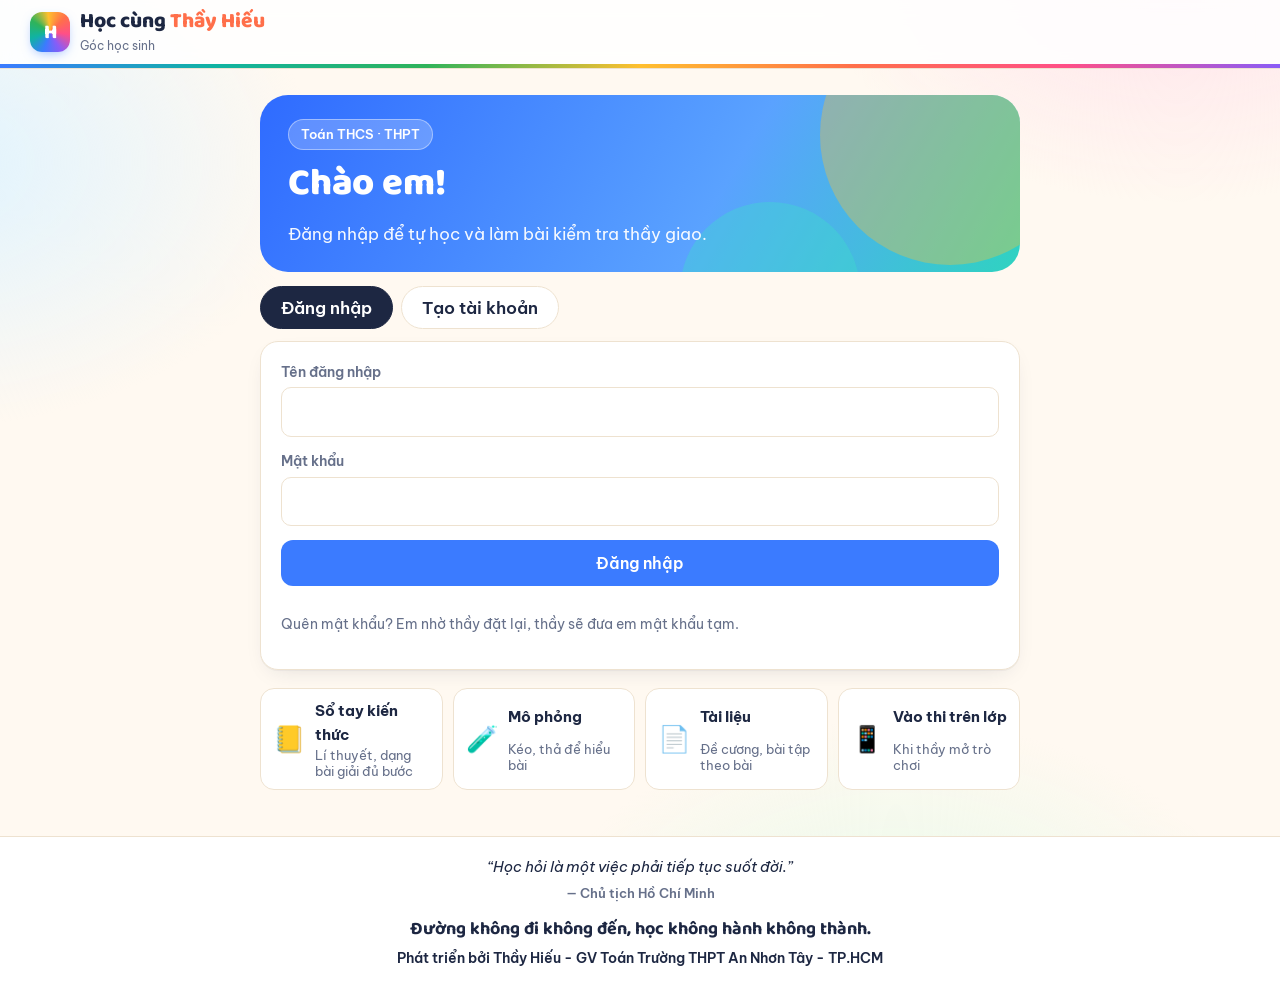
<file: index.html>
<!doctype html>
<html lang="vi">
<head>
<meta charset="utf-8"><meta name="viewport" content="width=device-width,initial-scale=1">
<title>Học sinh · Học cùng Thầy Hiếu</title>
<meta name="theme-color" content="#3b7bff">
<link rel="icon" href="assets/favicon.svg"><link rel="apple-touch-icon" href="assets/icon-180.png">
<link rel="manifest" href="manifest.webmanifest">
<link rel="stylesheet" href="assets/fonts.css"><link rel="stylesheet" href="assets/style.css"><link rel="stylesheet" href="assets/hs.css">
<script src="config.js"></script><script src="assets/api.js"></script><script src="assets/loihay.js" defer></script>
</head>
<body>
<header class="top"><div class="wrap in">
  <a class="logo" href="./"><span class="mk">H</span><span><b>Học cùng <span>Thầy Hiếu</span></b><small>Góc học sinh</small></span></a>
  <nav class="nav hidden" id="nav"><a href="#" id="btnDoiMK">Đổi mật khẩu</a><a href="#" id="btnThoat">Đăng xuất</a></nav>
</div></header>

<main><div class="wrap narrow">
  <div id="thongBao"></div>

  <!-- ===== chưa đăng nhập ===== -->
  <section id="vCong" class="hidden">
    <div class="hero sm toan"><span class="badge">Toán THCS · THPT</span><h1>Chào em!</h1><p>Đăng nhập để tự học và làm bài kiểm tra thầy giao.</p></div>
    <div class="tabs lg" role="tablist">
      <button id="tabDN" role="tab" aria-selected="true">Đăng nhập</button>
      <button id="tabDK" role="tab" aria-selected="false">Tạo tài khoản</button>
    </div>

    <form id="fDN" class="card form" autocomplete="on">
      <label class="f">Tên đăng nhập<input name="tenDN" type="text" autocomplete="username" autocapitalize="none" spellcheck="false" required></label>
      <label class="f">Mật khẩu<input name="matKhau" type="password" autocomplete="current-password" required></label>
      <div class="loi" role="alert"></div>
      <button class="btn blue full" type="submit">Đăng nhập</button>
      <p class="small muted">Quên mật khẩu? Em nhờ thầy đặt lại, thầy sẽ đưa em mật khẩu tạm.</p>
    </form>

    <form id="fDK" class="card form hidden" autocomplete="on">
      <label class="f">Mã lớp (thầy cho, 6 kí tự)<input name="maLop" type="text" autocapitalize="characters" maxlength="8" spellcheck="false" required placeholder="VD: K7M2QX"></label>
      <label class="f">Họ và tên<input name="hoTen" type="text" autocomplete="name" required placeholder="VD: Nguyễn Văn An"></label>
      <label class="f">Tên đăng nhập<input name="tenDN" type="text" autocomplete="username" autocapitalize="none" spellcheck="false" required placeholder="chữ không dấu, số, dấu chấm: an.nguyen12"></label>
      <label class="f">Mật khẩu (ít nhất 8 kí tự)<input name="matKhau" type="password" autocomplete="new-password" minlength="8" required></label>
      <label class="f">Nhập lại mật khẩu<input name="matKhau2" type="password" autocomplete="new-password" minlength="8" required></label>
      <div class="loi" role="alert"></div>
      <button class="btn green full" type="submit">Tạo tài khoản</button>
      <p class="small muted">Sau khi tạo, em chờ thầy duyệt rồi mới đăng nhập được.</p>
    </form>
  </section>

  <!-- ===== đã đăng nhập ===== -->
  <section id="vNha" class="hidden">
    <div class="hero sm toan"><span class="badge" id="nhaLop">Lớp</span><h1 id="nhaTen">Chào em</h1><p>Em chọn việc muốn làm hôm nay.</p></div>
    <div class="thong-bao-lop" id="thongBaoLop"></div>
    <div class="nhac-giao" id="nhacGiao"></div>
    <div class="card" id="cBai" style="margin-top:18px">
      <div class="row" style="justify-content:space-between"><h3 style="margin:0">📝 Bài kiểm tra</h3><button class="btn sm ghost" id="btnTaiBai">⟳ Tải lại</button></div>
      <div id="dsBai" class="ds-bai"><p class="muted small">Đang tải…</p></div>
    </div>
    <div class="card" id="cLS" style="margin-top:18px">
      <div class="row" style="justify-content:space-between"><h3 style="margin:0">📈 Bài đã làm</h3><a class="btn sm violet" href="tuhoc.html#thithu">⏱ Thi thử THPT</a></div>
      <div id="dsLS"><p class="muted small">Đang tải…</p></div>
    </div>
    <div class="home-grid">
      <a class="big mp" id="oTuHoc" href="#">
        <div class="ill ico">📘</div>
        <h2>Tự học</h2>
        <p>Luyện theo dạng, sổ lỗi sai tự ôn lại, gợi ý theo điểm yếu. Mỗi ngày làm đúng 5 câu để giữ chuỗi 🔥.</p>
        <span class="go">Vào tự học →</span>
      </a>
      <a class="big rd" id="oKiemTra" href="#cBai">
        <div class="ill ico">📝</div>
        <h2>Kiểm tra</h2>
        <p>Vào bài kiểm tra thầy mở, mỗi em một đề riêng. Kết quả và lời giải hiện khi cả lớp đã nộp.</p>
        <span class="go">Xem các bài ở trên ↑</span>
      </a>
    </div>
  </section>


  <!-- ===== học thêm (không cần đăng nhập) ===== -->
  <nav class="hoc-them" aria-label="Học thêm">
    <a href="sotay.html"><i>📒</i><b>Sổ tay kiến thức</b><small>Lí thuyết, dạng bài giải đủ bước</small></a>
    <a href="mophong.html"><i>🧪</i><b>Mô phỏng</b><small>Kéo, thả để hiểu bài</small></a>
    <a id="lkTaiLieu" href="#" target="_blank" rel="noopener"><i>📄</i><b>Tài liệu</b><small>Đề cương, bài tập theo bài</small></a>
    <a id="lkVaoThi" href="#" target="_blank" rel="noopener"><i>📱</i><b>Vào thi trên lớp</b><small>Khi thầy mở trò chơi</small></a>
  </nav>

  <!-- ===== đổi mật khẩu ===== -->
  <dialog id="dMK" class="card">
    <form id="fMK" class="form" method="dialog">
      <h3>Đổi mật khẩu</h3>
      <label class="f">Mật khẩu hiện tại<input name="matKhauCu" type="password" autocomplete="current-password" required></label>
      <label class="f">Mật khẩu mới (ít nhất 8 kí tự)<input name="matKhauMoi" type="password" autocomplete="new-password" minlength="8" required></label>
      <label class="f">Nhập lại mật khẩu mới<input name="matKhauMoi2" type="password" autocomplete="new-password" minlength="8" required></label>
      <div class="loi" role="alert"></div>
      <div class="row"><button class="btn ghost" value="huy" formnovalidate>Huỷ</button><button class="btn blue" value="ok">Lưu</button></div>
    </form>
  </dialog>
</div></main>

<footer class="foot"><div class="wrap"><div class="slogan" id="slogan"></div><div class="dev" id="chanTrang"></div></div></footer>

<script>
(function () {
  "use strict";
  const $ = s => document.querySelector(s);
  const P = API.phien("hs");
  const S = window.SITE || {};
  $("#slogan").textContent = S.khauHieu || ""; $("#chanTrang").textContent = S.chanTrang || "";
  const GV = S.webGV || "https://hieuant2812.github.io/hoc-cung-thay-hieu/";
  $("#lkTaiLieu").href = GV + "tailieu.html"; $("#lkVaoThi").href = GV + "hs.html";

  function bao(html, kieu) { $("#thongBao").innerHTML = html ? `<div class="note ${kieu || "blue"}">${html}</div>` : ""; }
  function loiForm(f, msg) { f.querySelector(".loi").textContent = msg || ""; }
  async function cho(btn, fn) {
    const t = btn.textContent; btn.disabled = true; btn.textContent = "Đang xử lí…";
    try { return await fn(); } finally { btn.disabled = false; btn.textContent = t; }
  }

  function moCong(tab) {
    $("#vNha").classList.add("hidden"); $("#nav").classList.add("hidden"); $("#vCong").classList.remove("hidden");
    const dk = tab === "dk";
    $("#tabDN").setAttribute("aria-selected", String(!dk)); $("#tabDK").setAttribute("aria-selected", String(dk));
    $("#fDN").classList.toggle("hidden", dk); $("#fDK").classList.toggle("hidden", !dk);
  }
  /* ?ve=tuhoc.html?... : đăng nhập xong quay lại đúng trang em đang mở (chỉ nhận trang trong web này) */
  function veTiep() {
    const ve = new URLSearchParams(location.search).get("ve") || "";
    if (/^[a-z]+\.html(\?[^\s]*)?$/.test(ve)) { location.replace(ve); return true; }
    return false;
  }
  function moNha(hs) {
    $("#vCong").classList.add("hidden"); $("#vNha").classList.remove("hidden"); $("#nav").classList.remove("hidden");
    $("#nhaTen").textContent = "Chào " + (hs.hoTen.split(" ").pop() || hs.hoTen) + "!";
    $("#nhaLop").textContent = "Lớp " + (hs.tenLop || hs.maLop) + " (mã " + hs.maLop + ") · " + hs.tenDN;
    $("#oTuHoc").href = "tuhoc.html";
    API.LS.set("hs-ho-so", JSON.stringify(hs));
    taiBai(); taiLS();
  }

  /* danh sách bài kiểm tra của lớp */
  async function taiBai() {
    const el = $("#dsBai");
    let r;
    try { r = await P.goi("hs.dsBai"); }
    catch (e) { el.innerHTML = `<p class="small" style="color:#d11a45">${API.esc(e.message)}</p>`; return; }
    const ngay = s => s ? new Date(s).toLocaleString("vi-VN", { dateStyle: "short", timeStyle: "short" }) : "";
    el.innerHTML = r.bai.length ? r.bai.map(b => {
      let nut;
      if (b.cuaEm === "nop") nut = b.diem != null ? `<a class="btn sm blue" href="lam.html?bai=${encodeURIComponent(b.maBai)}&xem=1">Điểm ${String(b.diem).replace(".", ",")} · xem bài</a>` : `<a class="btn sm ghost" href="lam.html?bai=${encodeURIComponent(b.maBai)}&xem=1">Đã nộp · chờ kết quả</a>`;
      else if (b.trangThai === "hen") nut = `<span class="tt hen">mở lúc ${ngay(b.moLuc)}</span>`;
      else if (b.trangThai !== "mo") nut = `<span class="tt dong">đã đóng</span>`;
      else nut = `<a class="btn sm ${b.cuaEm === "lam" ? "coral" : "green"}" href="lam.html?bai=${encodeURIComponent(b.maBai)}">${b.cuaEm === "lam" ? "Làm tiếp" : "Vào làm bài"}</a>`;
      return `<div class="bai-dong"><div><b>${b.thiThu ? "⏱ " : ""}${API.esc(b.ten)}</b><br><span class="small muted">${b.soCau} câu · ${b.thoiGian} phút${b.dongLuc ? " · đóng lúc " + ngay(b.dongLuc) : ""}</span></div>${nut}</div>`;
    }).join("") : `<p class="muted small" style="margin:8px 0 0">Hiện chưa có bài kiểm tra nào cho lớp mã <b>${API.esc((JSON.parse(API.LS.get("hs-ho-so") || "{}").maLop) || "")}</b>. Khi thầy mở bài, bài sẽ hiện ở đây. Nếu thầy báo đã mở mà em không thấy, em đưa thầy xem mã lớp này.</p>`;
    // thông báo của thầy
    $("#thongBaoLop").innerHTML = (r.thongBao || []).map(t => `<div class="tbl-lop"><b>📢 Thầy nhắn</b> <span class="small muted">${ngay(t.taoLuc)}</span><p>${API.esc(t.noiDung)}</p></div>`).join("");
    // nhắc bài tự học thầy giao
    const conLai = han => { const ms = new Date(han) - Date.now(); if (ms < 0) return "đã quá hạn"; const h = Math.floor(ms / 3600000); return h < 24 ? `còn ${h} giờ` : `còn ${Math.floor(h / 24)} ngày`; };
    $("#nhacGiao").innerHTML = (r.giao || []).filter(g => !g.xong).map(g => `<a href="tuhoc.html?giao=${encodeURIComponent(g.maGiao)}" class="${g.quaHan || new Date(g.hanNop) - Date.now() < 86400000 ? "qua" : ""}">
      <span><b>📌 ${API.esc(g.ten)}</b><small>Bài tự học thầy giao · hạn ${ngay(g.hanNop)} (${conLai(g.hanNop)})</small></span><span class="tien">${g.dung}/${g.soCauDung}</span></a>`).join("");
  }

  /* bài đã làm: biểu đồ điểm các lần, so với trung bình lớp */
  async function taiLS() {
    let r; try { r = await P.goi("hs.lichSu"); } catch (e) { $("#dsLS").innerHTML = ""; return; }
    const ds = r.bai, coDiem = ds.filter(b => b.diem != null);
    if (!ds.length) { $("#dsLS").innerHTML = `<p class="muted small" style="margin:8px 0 0">Em chưa nộp bài nào. Thử một đề thi thử để làm quen nhé.</p>`; return; }
    const day = x => String(x).replace(".", ",");
    let svg = "";
    if (coDiem.length >= 2) {
      const W = 360, H = 170, L = 22, R = 10, T = 10, B = 22, n = coDiem.length;
      const x = i => L + (n === 1 ? 0 : i * (W - L - R) / (n - 1)), y = d => T + (10 - d) * (H - T - B) / 10;
      let g = [0, 5, 10].map(v => `<line class="luoi" x1="${L}" x2="${W - R}" y1="${y(v)}" y2="${y(v)}"/><text x="2" y="${y(v) + 4}">${v}</text>`).join("");
      const lop = coDiem.map((b, i) => b.tbLop != null ? [x(i), y(b.tbLop)] : null).filter(Boolean);
      if (lop.length >= 2) g += `<polyline class="lop" points="${lop.map(p => p.join(",")).join(" ")}"/>`;
      g += `<polyline class="em" points="${coDiem.map((b, i) => x(i) + "," + y(b.diem)).join(" ")}"/>`;
      g += coDiem.map((b, i) => `<circle class="em${b.thiThu ? " tt" : ""}" cx="${x(i)}" cy="${y(b.diem)}" r="5"><title>${API.esc(b.ten)}: ${day(b.diem)}</title></circle><text x="${x(i)}" y="${H - 8}" text-anchor="middle">${i + 1}</text>`).join("");
      svg = `<svg class="bieu-do" viewBox="0 0 ${W} ${H}" role="img" aria-label="Điểm các lần làm bài">${g}</svg>
        <p class="small muted" style="margin:2px 0 0">Đường xanh: điểm của em${lop.length >= 2 ? " · nét đứt: trung bình lớp" : ""}${coDiem.some(b => b.thiThu) ? " · chấm tím: thi thử" : ""}.</p>`;
      const a = coDiem[n - 1].diem, b0 = coDiem[n - 2].diem;
      svg += `<p class="small" style="margin:6px 0 0">So với lần trước: <b>${a > b0 ? "▲ tăng " + day(Math.round((a - b0) * 100) / 100) : a < b0 ? "▼ giảm " + day(Math.round((b0 - a) * 100) / 100) : "bằng"}</b> điểm.</p>`;
    }
    const ngay = s => s ? new Date(s).toLocaleDateString("vi-VN") : "";
    $("#dsLS").innerHTML = svg + `<table class="ls-bang">${ds.slice().reverse().slice(0, 12).map((b, i) => `<tr><td>${ds.length - i}. ${b.thiThu ? "⏱ " : ""}<a href="lam.html?bai=${encodeURIComponent(b.maBai)}&xem=1">${API.esc(b.ten)}</a><br><span class="small muted">${ngay(b.nopLuc)}</span></td>
      <td class="num">${b.diem == null ? '<span class="small muted">chờ kết quả</span>' : `<b>${day(b.diem)}</b>`}${b.tbLop != null ? `<br><span class="small muted">lớp ${day(b.tbLop)}</span>` : ""}</td></tr>`).join("")}</table>`;
  }
  $("#btnTaiBai").onclick = taiBai;

  $("#tabDN").onclick = () => moCong("dn");
  $("#tabDK").onclick = () => moCong("dk");
  $("#oKiemTra").onclick = e => { e.preventDefault(); $("#cBai").scrollIntoView({ behavior: "smooth" }); taiBai(); };

  $("#fDN").onsubmit = async e => {
    e.preventDefault(); const f = e.target; loiForm(f);
    await cho(f.querySelector("button[type=submit]"), async () => {
      try {
        const r = await API.goi("hs.dangNhap", { tenDN: f.tenDN.value, matKhau: f.matKhau.value });
        P.token = r.token; f.reset(); bao(""); API.LS.set("hs-ho-so", JSON.stringify(r.hs)); if (veTiep()) return; moNha(r.hs);
      } catch (err) { loiForm(f, err.message); }
    });
  };

  $("#fDK").onsubmit = async e => {
    e.preventDefault(); const f = e.target; loiForm(f);
    if (f.matKhau.value !== f.matKhau2.value) return loiForm(f, "Hai lần nhập mật khẩu chưa giống nhau.");
    await cho(f.querySelector("button[type=submit]"), async () => {
      try {
        const r = await API.goi("hs.dangKi", { maLop: f.maLop.value, hoTen: f.hoTen.value, tenDN: f.tenDN.value, matKhau: f.matKhau.value });
        const ten = f.tenDN.value.trim().toLowerCase();
        f.reset(); moCong("dn"); $("#fDN").tenDN.value = ten;
        bao(`Đã tạo tài khoản <b>${API.esc(ten)}</b> trong lớp <b>${API.esc(r.tenLop)}</b>. Em chờ thầy duyệt rồi đăng nhập nhé.`, "green");
      } catch (err) { loiForm(f, err.message); }
    });
  };

  $("#btnThoat").onclick = e => { e.preventDefault(); P.token = null; API.LS.set("hs-ho-so", null); bao(""); moCong("dn"); };
  $("#btnDoiMK").onclick = e => { e.preventDefault(); const f = $("#fMK"); f.reset(); loiForm(f); $("#dMK").showModal(); };
  $("#fMK").onsubmit = async e => {
    const f = e.target;
    if (e.submitter && e.submitter.value === "huy") return;
    e.preventDefault(); loiForm(f);
    if (f.matKhauMoi.value !== f.matKhauMoi2.value) return loiForm(f, "Hai lần nhập mật khẩu mới chưa giống nhau.");
    await cho(e.submitter || f.querySelector("button[value=ok]"), async () => {
      try {
        const r = await P.goi("hs.doiMatKhau", { matKhauCu: f.matKhauCu.value, matKhauMoi: f.matKhauMoi.value });
        P.token = r.token; $("#dMK").close(); bao("Đã đổi mật khẩu.", "green");
      } catch (err) { loiForm(f, err.message); }
    });
  };

  /* khởi động: có phiên cũ thì vào thẳng, kiểm tra lại với máy chủ ở nền */
  (async function () {
    if (!API.url()) { bao("Web chưa được nối với máy chủ. Thầy xem <b>HUONG-DAN.md</b>, mục 2.", "red"); }
    if (!P.token) { if (new URLSearchParams(location.search).get("ve")) bao("Em đăng nhập để luyện dạng đã chọn nhé.", "blue"); return moCong("dn"); }
    if (veTiep()) return;
    try { const cu = JSON.parse(API.LS.get("hs-ho-so") || "null"); if (cu) moNha(cu); } catch (e) { }
    try { const r = await P.goi("hs.toi"); moNha(r.hs); }
    catch (err) {
      if (err.ma === "mat-mang") return bao("Đang không có mạng. Một số chức năng cần mạng để dùng.", "");
      P.token = null; API.LS.set("hs-ho-so", null); moCong("dn"); bao(API.esc(err.message), "");
    }
  })();
})();
</script>
</body>
</html>
</file>
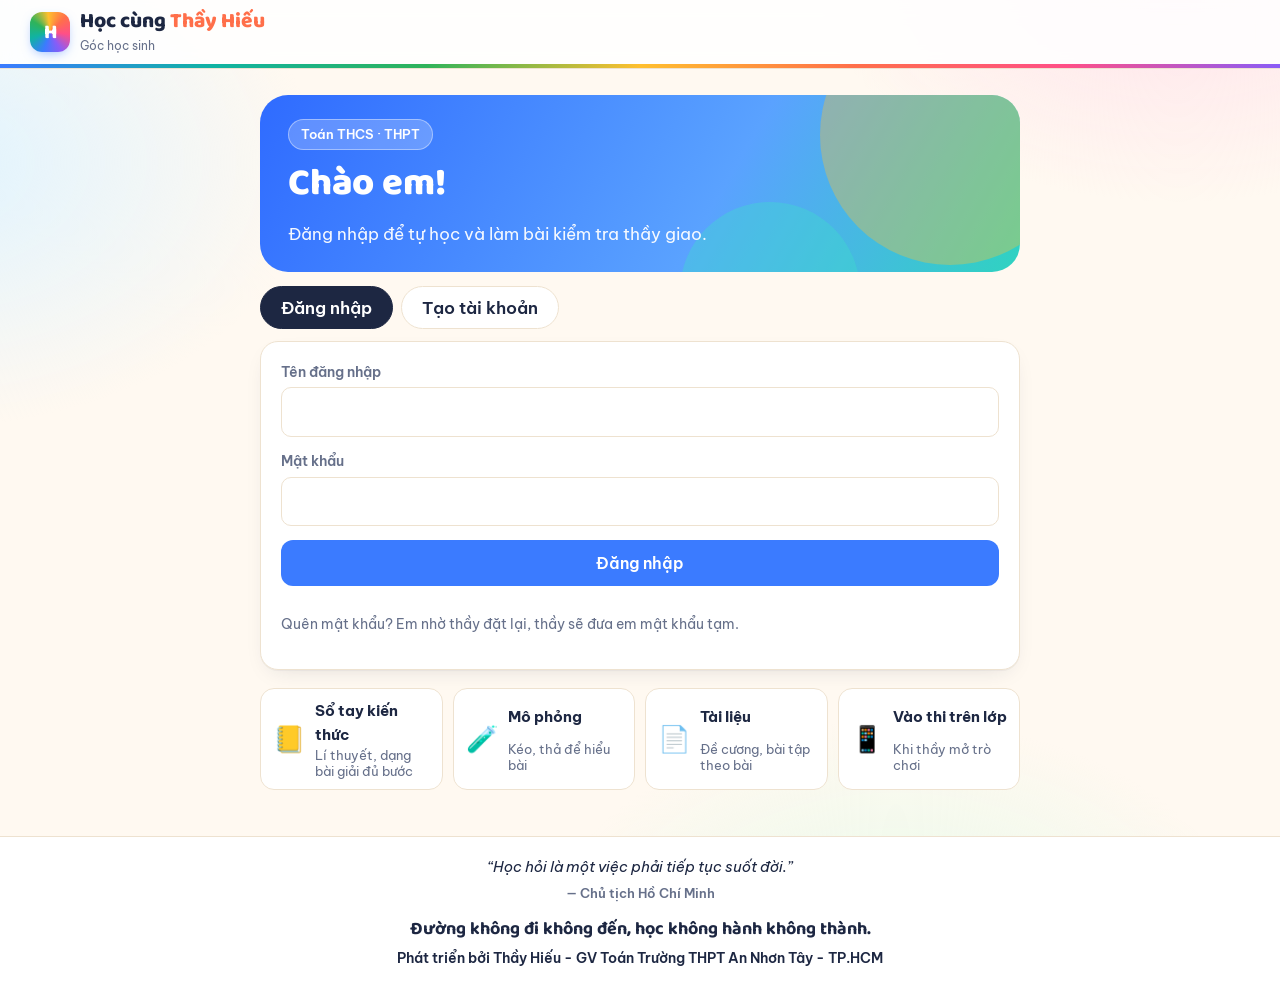
<file: lam.html>
<!doctype html>
<html lang="vi">
<head>
<meta charset="utf-8"><meta name="viewport" content="width=device-width,initial-scale=1">
<title>Làm bài · Học cùng Thầy Hiếu</title>
<meta name="theme-color" content="#3b7bff">
<link rel="icon" href="assets/favicon.svg">
<link rel="stylesheet" href="assets/fonts.css"><link rel="stylesheet" href="assets/katex/katex.min.css"><link rel="stylesheet" href="assets/style.css"><link rel="stylesheet" href="assets/hs.css"><link rel="stylesheet" href="assets/lam.css">
<script src="config.js"></script><script src="assets/api.js"></script>
<script src="assets/katex/katex.min.js"></script><script src="assets/nhd/core.js"></script><script src="assets/hinhtudong.js"></script><script src="assets/cauhoi.js"></script>
</head>
<body class="lam">
<header class="lam-top">
  <div class="wrap narrow in">
    <a href="./" class="ve" id="btnVe" aria-label="Về trang chính">←</a>
    <div class="ten"><b id="tenBai">Đang tải…</b><small id="trangThaiLuu"></small></div>
    <div class="dongho" id="dongHo" aria-live="polite"></div>
  </div>
</header>

<main><div class="wrap narrow">
  <div id="thongBao"></div>
  <div id="deBai" class="ex"></div>
  <div id="ketQua" class="ex"></div>
  <div class="row hidden" id="hangNop" style="margin:18px 0 90px;justify-content:center"><button class="btn green full" id="btnNop">Nộp bài</button></div>
</div></main>

<nav class="lam-nav hidden" id="dieuHuong" aria-label="Chuyển nhanh tới câu"></nav>

<div id="manKhoa" class="man-khoa hidden" role="alertdialog" aria-modal="true" aria-labelledby="mkTieuDe">
  <div class="card">
    <div class="o-khoa">🔒</div>
    <h3 id="mkTieuDe">Bài của em đang bị khoá</h3>
    <p>Em đã rời khỏi màn hình làm bài <b>2 lần</b>. Em giơ tay báo thầy để thầy mở khoá. Các câu đã làm vẫn được giữ.</p>
    <p class="small muted">Đồng hồ vẫn chạy. Trang tự mở lại khi thầy mở khoá. Nếu rời màn hình thêm lần nữa, bài sẽ <b>tự nộp</b>.</p>
    <p class="small muted" id="mkLuc"></p>
  </div>
</div>

<dialog id="dCanhBao" class="card">
  <h3>⚠ Cảnh báo lần 1</h3>
  <p>Em vừa rời khỏi màn hình làm bài. Đây là bài <b>thi nghiêm</b>:</p>
  <ul class="small"><li>Lần 2: bài bị khoá, chờ thầy mở.</li><li>Lần 3: bài tự nộp.</li></ul>
  <div class="row"><button class="btn blue" id="btnDaHieu">Em đã hiểu, làm tiếp</button></div>
</dialog>

<dialog id="dNop" class="card">
  <h3>Nộp bài?</h3>
  <p id="nopTom"></p>
  <div class="row"><button class="btn ghost" id="btnHuyNop">Làm tiếp</button><button class="btn green" id="btnChacNop">Nộp bài</button></div>
</dialog>

<script>
(function () {
  "use strict";
  const $ = s => document.querySelector(s), $$ = s => [...document.querySelectorAll(s)];
  const P = API.phien("hs"), esc = API.esc;
  const maBai = new URLSearchParams(location.search).get("bai") || "";
  const hoSo = (() => { try { return JSON.parse(API.LS.get("hs-ho-so") || "{}"); } catch (e) { return {}; } })();
  const KHOA_LUU = "bl-" + maBai + "-" + (hoSo.id || "");
  const bao = (html, kieu) => { $("#thongBao").innerHTML = html ? `<div class="note ${kieu || "blue"}">${html}</div>` : ""; };
  const NHAN = CH.NHAN;

  let DE = null, A = {}, BAN = {}, lechGio = 0, hanNop = 0, daNop = false, dangGui = false, henGui = null, henDongHo = null;
  let TN = false, biKhoa = false, viPham = 0, roiLuc = 0, henKhoa = null, giuSang = null;
  const KHOA_VP = "vp-" + maBai + "-" + (hoSo.id || "");      // rời màn hình mà chưa kịp báo máy chủ (trang bị tắt, mất mạng)

  /* ---------- lưu trong máy: không mất câu đã làm khi rớt mạng, tắt trình duyệt ---------- */
  function luuMay() { API.LS.set(KHOA_LUU, JSON.stringify({ A, BAN })); }
  function docMay() { try { const x = JSON.parse(API.LS.get(KHOA_LUU) || "null"); if (x) { A = Object.assign(A, x.A || {}); BAN = x.BAN || {}; } } catch (e) { } }
  function trangThaiLuu() {
    const n = Object.keys(BAN).length;
    $("#trangThaiLuu").textContent = daNop ? "Đã nộp" : n ? (navigator.onLine === false ? `⚠ Mất mạng · ${n} câu chờ gửi (đã giữ trong máy)` : `⏳ ${n} câu chờ gửi…`) : "☁ Đã lưu lên máy chủ";
    $("#trangThaiLuu").className = n && navigator.onLine === false ? "canh" : "";
  }

  /* ---------- gửi theo lô ---------- */
  async function gui(nop) {
    if ((dangGui || biKhoa) && !nop) return;
    const goiDi = Object.assign({}, nop ? A : BAN);
    if (!nop && !Object.keys(goiDi).length) return;
    dangGui = true;
    try {
      await P.goi("hs.luuBai", { maBai, traLoi: goiDi, nop: !!nop }, { thuLai: nop ? 4 : 1 });
      Object.keys(goiDi).forEach(k => { if (BAN[k] === goiDi[k]) delete BAN[k]; });
      luuMay();
      return true;
    } catch (e) {
      if (e.ma === "da-nop") { daNop = true; API.LS.set(KHOA_LUU, null); return "da-nop"; }
      if (e.ma === "bi-khoa-thi") { if (!nop) moKhoa(); return false; }
      if (e.ma === "het-phien") { bao("Phiên đăng nhập đã hết. Câu trả lời vẫn được giữ trong máy: em <a href='./'>đăng nhập lại</a> rồi vào lại bài.", "red"); }
      return false;
    } finally { dangGui = false; trangThaiLuu(); }
  }
  function henLich() { clearInterval(henGui); henGui = setInterval(() => gui(), 15000); }
  window.addEventListener("online", () => { trangThaiLuu(); gui(); });
  window.addEventListener("offline", trangThaiLuu);
  document.addEventListener("visibilitychange", () => { if (document.visibilityState === "hidden" && !daNop) gui(); });

  function chon(i, v) {
    if (daNop || biKhoa) return;
    A[i] = v; BAN[i] = v; luuMay(); trangThaiLuu(); danhDau(i);
  }

  /* ---------- thi nghiêm: rời màn hình lần 1 cảnh báo, lần 2 khoá chờ thầy mở, lần 3 tự nộp ---------- */
  function roi() {
    if (!TN || daNop || biKhoa || roiLuc) return;
    roiLuc = Date.now(); API.LS.set(KHOA_VP, String(roiLuc));
  }
  function quayLai() {
    if (document.visibilityState === "visible") giuManHinh();
    if (!roiLuc || document.visibilityState !== "visible" || !document.hasFocus()) return;
    const lau = Date.now() - roiLuc; roiLuc = 0;
    if (lau < 1000) { API.LS.set(KHOA_VP, null); return; }       // chớp nhoáng (thông báo hệ thống): bỏ qua
    baoViPham();
  }
  document.addEventListener("visibilitychange", () => document.visibilityState === "hidden" ? roi() : quayLai());
  window.addEventListener("blur", roi);
  window.addEventListener("focus", quayLai);
  async function giuManHinh() {                                  // giữ màn hình sáng để máy không tự tắt màn hình giữa giờ
    if (!TN || daNop || giuSang || !navigator.wakeLock) return;
    try { giuSang = await navigator.wakeLock.request("screen"); giuSang.addEventListener("release", () => { giuSang = null; }); } catch (e) { }
  }
  async function baoViPham() {
    if (daNop) return;
    let r = null;
    for (let lan = 0; !r && lan < 6; lan++) {
      try { r = await P.goi("hs.viPham", { maBai, traLoi: Object.assign({}, BAN) }); }
      catch (e) { if (e.ma === "da-nop") { r = { daNop: true }; break; } await API.sleep(4000); }
    }
    if (!r) return;                                              // vẫn giữ dấu trong máy, lần mở trang sau sẽ báo lại
    API.LS.set(KHOA_VP, null);
    if (r.daLuu) { BAN = {}; luuMay(); trangThaiLuu(); }
    viPham = r.viPham || viPham;
    if (r.daNop) return xongNop("Em đã rời khỏi màn hình làm bài <b>3 lần</b> nên bài đã được <b>tự nộp</b>.");
    if (r.khoa) return moKhoa();
    if (viPham === 1 && !$("#dCanhBao").open) $("#dCanhBao").showModal();
    veTinhTrangTN();
  }
  $("#btnDaHieu").onclick = () => $("#dCanhBao").close();
  function veTinhTrangTN() {
    const el = $("#tnTom"); if (!el) return;
    el.innerHTML = viPham ? `Em đã rời màn hình <b>${viPham}</b> lần.` + (viPham >= 2 ? " Lần nữa bài sẽ tự nộp." : " Lần 2 bài sẽ bị khoá.") : "";
  }
  function moKhoa() {
    biKhoa = true; viPham = Math.max(viPham, 2);
    if ($("#dCanhBao").open) $("#dCanhBao").close();
    if ($("#dNop").open) $("#dNop").close();
    $("#manKhoa").classList.remove("hidden");
    clearTimeout(henKhoa); henKhoa = setTimeout(hoiKhoa, 6000);
  }
  async function hoiKhoa() {
    clearTimeout(henKhoa);
    if (!biKhoa || daNop) return;
    try {
      const r = await P.goi("hs.trangThaiThi", { maBai });
      $("#mkLuc").textContent = "Kiểm tra lúc " + new Date().toLocaleTimeString("vi-VN");
      if (r.daNop) { biKhoa = false; $("#manKhoa").classList.add("hidden"); return xongNop("Bài đã được nộp."); }
      if (!r.khoa) {
        biKhoa = false; viPham = r.viPham; $("#manKhoa").classList.add("hidden");
        bao("🔓 Thầy đã mở khoá. Em làm tiếp nhé. Nếu rời màn hình thêm lần nữa, bài sẽ <b>tự nộp</b>.", "green");
        veTinhTrangTN(); if (Object.keys(BAN).length) gui();
        return;
      }
    } catch (e) { }
    henKhoa = setTimeout(hoiKhoa, 6000);
  }

  /* ---------- vẽ đề ---------- */
  function veDe() {
    $("#tenBai").textContent = DE.bai.ten;
    let h = "", loai = "";
    DE.cau.forEach((c, n) => {
      if (c.loai !== loai) { loai = c.loai; h += `<h3 class="phan">${NHAN[loai]}</h3>`; }
      h += CH.veCau(c, n + 1);
    });
    $("#deBai").innerHTML = h;
    $("#dieuHuong").innerHTML = DE.cau.map((c, n) => `<a href="#cau${c.i}" data-i="${c.i}">${n + 1}</a>`).join("");
    $("#dieuHuong").classList.remove("hidden"); $("#hangNop").classList.remove("hidden");
    CH.gan($("#deBai"), i => A[i], chon);
    DE.cau.forEach(c => danhDau(c.i));
  }
  function danhDau(i) {
    const sec = $("#cau" + i); if (!sec) return;
    const t = CH.danhDau(sec, A[i]);
    const a = $(`#dieuHuong [data-i="${i}"]`); if (a) { a.classList.toggle("xong", t.xong); a.classList.toggle("doi", t.motPhan); }
  }

  /* ---------- đồng hồ ---------- */
  function dongHo() {
    clearTimeout(henDongHo);
    if (daNop) return;
    const con = Math.max(0, hanNop - (Date.now() + lechGio));
    const p = Math.floor(con / 60000), g = Math.floor(con / 1000) % 60;
    const el = $("#dongHo"); el.textContent = `${p}:${String(g).padStart(2, "0")}`;
    el.classList.toggle("gap", con < 5 * 60000); el.classList.toggle("rat-gap", con < 60000);
    if (con <= 0) return nop(true);
    henDongHo = setTimeout(dongHo, 1000 - ((Date.now() + lechGio) % 1000) + 10);
  }

  /* ---------- nộp ---------- */
  $("#btnNop").onclick = () => {
    const chua = DE.cau.filter(c => !CH.daLam(c.loai, A[c.i])).length;
    $("#nopTom").innerHTML = chua ? `Em còn <b>${chua}</b> câu chưa làm xong. Nộp rồi thì không sửa được nữa.` : "Em đã làm đủ các câu. Nộp rồi thì không sửa được nữa.";
    $("#dNop").showModal();
  };
  $("#btnHuyNop").onclick = () => $("#dNop").close();
  $("#btnChacNop").onclick = () => { $("#dNop").close(); nop(false); };
  async function nop(hetGio) {
    if (daNop) return;
    $("#btnNop").disabled = true; clearTimeout(henDongHo);
    bao(hetGio ? "⏰ Hết giờ. Đang nộp bài…" : "Đang nộp bài…");
    let r = await gui(true);
    for (let lan = 0; !r && lan < 20; lan++) {                       // mất mạng: thử lại mỗi 10 giây, câu đã làm vẫn giữ trong máy
      bao(`Chưa gửi được (mạng yếu). Máy sẽ tự thử lại… Em <b>đừng tắt trang</b>. Câu đã làm vẫn được giữ trong máy.`, "red");
      await API.sleep(10000); r = await gui(true);
    }
    if (!r) { $("#btnNop").disabled = false; return bao("Vẫn chưa nộp được. Em kiểm tra mạng rồi bấm Nộp bài lần nữa. Nếu đã hết giờ, máy chủ sẽ tự chấm các câu đã gửi trước đó.", "red"); }
    xongNop();
  }
  function xongNop(loiBao) {
    daNop = true; biKhoa = false; clearTimeout(henDongHo); clearTimeout(henKhoa); clearInterval(henGui);
    API.LS.set(KHOA_LUU, null); API.LS.set(KHOA_VP, null); trangThaiLuu();
    $("#manKhoa").classList.add("hidden"); if ($("#dCanhBao").open) $("#dCanhBao").close();
    if (giuSang) giuSang.release().catch(() => { });
    $("#deBai").innerHTML = ""; $("#dieuHuong").classList.add("hidden"); $("#hangNop").classList.add("hidden"); $("#dongHo").textContent = ""; $("#btnVe").classList.remove("hidden");
    loiTuNop = loiBao || "";
    xemKetQua();
  }

  /* ---------- kết quả: mở khi cả lớp đã nộp ---------- */
  let henKQ = null, loiTuNop = "";
  async function xemKetQua() {
    clearTimeout(henKQ);
    let r;
    try { r = await P.goi("hs.ketQua", { maBai }); }
    catch (e) { bao(esc(e.message), "red"); henKQ = setTimeout(xemKetQua, 30000); return; }
    if (r.cho) {
      bao((loiTuNop ? loiTuNop + "<br>" : "") + `✅ Em đã nộp bài. Điểm và lời giải sẽ hiện khi cả lớp nộp xong (đã nộp <b>${r.daNop}/${r.tong}</b>). Trang tự cập nhật, em cũng có thể quay lại sau.`, "green");
      henKQ = setTimeout(xemKetQua, 30000); return;
    }
    bao(loiTuNop, "red");
    $("#tenBai").textContent = r.bai.ten; $("#trangThaiLuu").textContent = "Kết quả";
    let h = `<div class="diem-to"><span>Điểm của em</span><b>${CH.day(r.diem)}</b><small>/ 10</small></div>`, loai = "";
    r.cau.forEach((c, n) => {
      if (c.loai !== loai) { loai = c.loai; h += `<h3 class="phan">${NHAN[loai]}</h3>`; }
      h += CH.veKetQua(c, n + 1);
    });
    $("#ketQua").innerHTML = h;
  }

  /* ---------- khởi động ---------- */
  (async function () {
    if (!P.token) { location.replace("./"); return; }
    if (!maBai) { bao("Thiếu mã bài.", "red"); return; }
    if (new URLSearchParams(location.search).get("xem")) { daNop = true; return xemKetQua(); }
    let r;
    try { r = await P.goi("hs.vaoBai", { maBai }); }
    catch (e) {
      if (e.ma === "da-nop") { daNop = true; API.LS.set(KHOA_LUU, null); return xemKetQua(); }
      $("#tenBai").textContent = "Không vào được bài";
      return bao(esc(e.message) + ` <a href="./">Về trang chính</a>`, "red");
    }
    DE = r; A = Object.assign({}, r.traLoi || {});
    docMay();                                   // câu làm lúc mất mạng (chưa gửi) đè lên bản trên máy chủ
    lechGio = new Date(r.bayGio).getTime() - Date.now();
    hanNop = new Date(r.hanNop).getTime();
    veDe(); trangThaiLuu(); dongHo(); henLich();
    TN = !!r.thiNghiem; viPham = r.viPham || 0;
    if (TN) {
      $("#btnVe").classList.add("hidden");                       // không có nút thoát giữa giờ: rời trang cũng tính là rời màn hình
      $("#deBai").insertAdjacentHTML("afterbegin", `<div class="note yellow tn-note">🔒 <b>Bài thi nghiêm.</b> Em không rời khỏi màn hình làm bài (chuyển ứng dụng, mở tab khác, tắt màn hình). Lần 1: cảnh báo. Lần 2: bài bị khoá, chờ thầy mở. Lần 3: bài tự nộp. <span id="tnTom"></span></div>`);
      veTinhTrangTN(); giuManHinh();
      const cu = +API.LS.get(KHOA_VP) || 0;                       // lần trước rời trang mà chưa báo được
      if (cu && Date.now() - cu > 3000) baoViPham(); else API.LS.set(KHOA_VP, null);   // tải lại trang nhanh thì không tính
      if (r.khoa) moKhoa();
    }
    if (Object.keys(BAN).length) gui();
    window.addEventListener("beforeunload", e => { if (!daNop && Object.keys(BAN).length) { e.preventDefault(); e.returnValue = ""; } });
  })();
})();
</script>
</body>
</html>
</file>
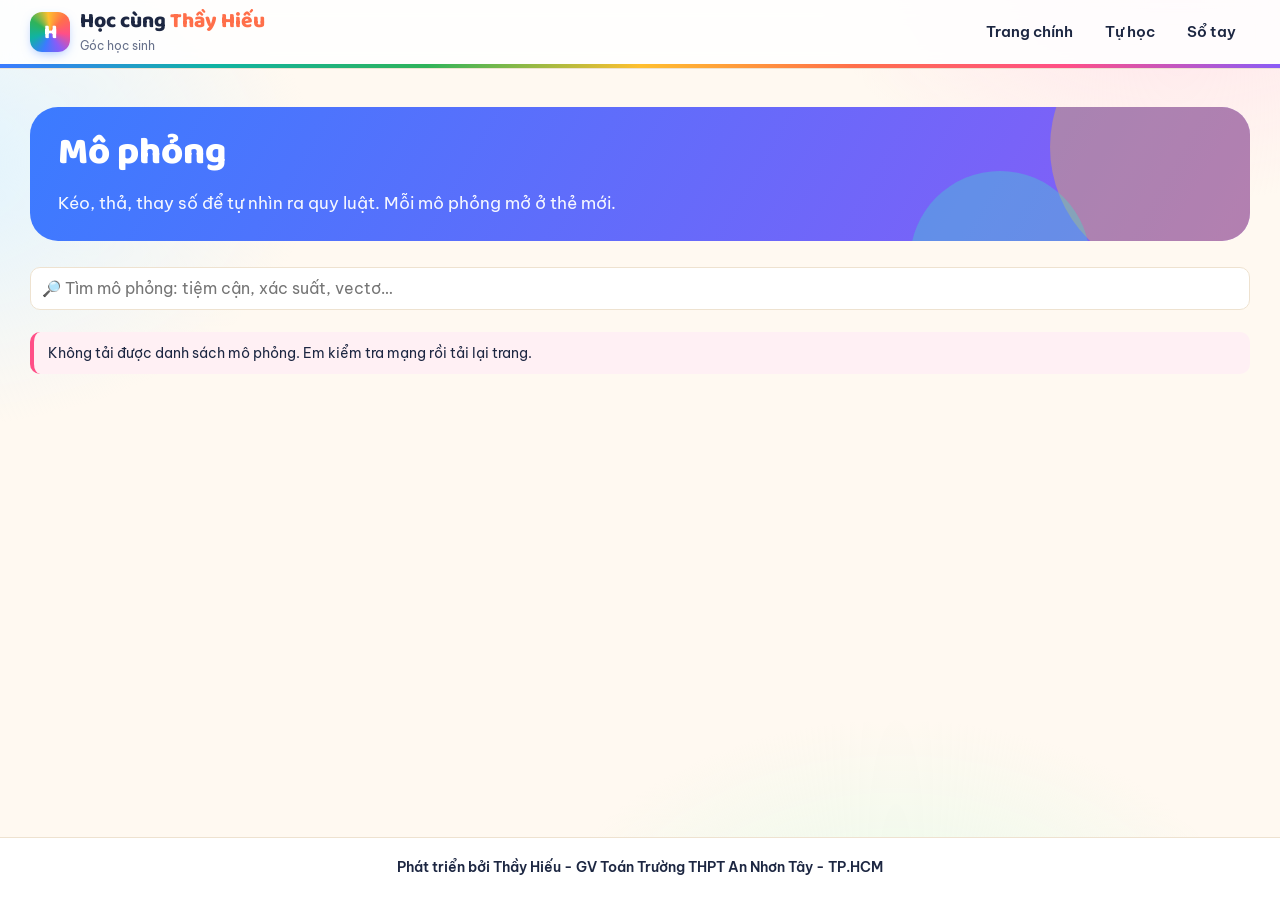
<file: mophong.html>
<!doctype html>
<html lang="vi">
<head>
<meta charset="utf-8"><meta name="viewport" content="width=device-width,initial-scale=1">
<title>Mô phỏng · Học cùng Thầy Hiếu</title>
<meta name="theme-color" content="#3b7bff">
<link rel="icon" href="assets/favicon.svg"><link rel="apple-touch-icon" href="assets/icon-180.png">
<link rel="manifest" href="manifest.webmanifest">
<link rel="stylesheet" href="assets/fonts.css"><link rel="stylesheet" href="assets/style.css"><link rel="stylesheet" href="assets/hs.css">
<script src="config.js"></script>
<style>
.mp-loc{display:flex;flex-wrap:wrap;gap:8px;margin:16px 0 10px}
.mp-loc button{border:2px solid var(--line);background:#fff;border-radius:12px;padding:7px 14px;font:700 14.5px var(--font);cursor:pointer;color:#445}
.mp-loc button[aria-pressed=true]{border-color:var(--teal);background:#e8faf6;color:#0b7a6c}
.mp-tim{width:100%;border:1.5px solid var(--line);border-radius:12px;padding:10px 14px;font:inherit;margin-bottom:10px}
.mp-ch{font:800 18px var(--font-h);margin:18px 0 8px}
.mp-ds{display:grid;grid-template-columns:repeat(auto-fill,minmax(220px,1fr));gap:12px}
.mp-o{display:grid;grid-template-rows:auto 1fr;background:#fff;border:1px solid var(--line);border-radius:16px;overflow:hidden;text-decoration:none;color:var(--ink)}
.mp-o .anh{aspect-ratio:16/9;background:#eef3fb center/cover no-repeat}
.mp-o .bd{padding:10px 12px;display:grid;gap:3px}
.mp-o b{font-size:15.5px}.mp-o small{color:var(--muted);font-size:13px;line-height:1.4}
.mp-o:hover{border-color:var(--teal)}
</style>
</head>
<body>
<header class="top"><div class="wrap in">
  <a class="logo" href="./"><span class="mk">H</span><span><b>Học cùng <span>Thầy Hiếu</span></b><small>Góc học sinh</small></span></a>
  <nav class="nav"><a href="./">Trang chính</a><a href="tuhoc.html">Tự học</a><a href="sotay.html">Sổ tay</a></nav>
</div></header>
<main class="wrap">
  <section class="hero sm" style="background:linear-gradient(120deg,#3b7bff,#8a5cf6);margin-top:16px">
    <h1>Mô phỏng</h1>
    <p>Kéo, thả, thay số để tự nhìn ra quy luật. Mỗi mô phỏng mở ở thẻ mới.</p>
  </section>
  <div class="mp-loc" id="loc"></div>
  <input class="mp-tim" id="tim" type="search" placeholder="🔎 Tìm mô phỏng: tiệm cận, xác suất, vectơ…">
  <div id="ds"><p class="muted">Đang tải danh sách…</p></div>
</main>
<footer class="foot"><div class="wrap"><div class="dev" id="chanTrang"></div></div></footer>
<script>
(function () {
  "use strict";
  /* Mô phỏng nằm ở web của thầy (SITE.webGV): trang này chỉ đọc danh sách data/sims.js ở đó và mở thẳng từng file. */
  const S = window.SITE || {}, GV = S.webGV || "https://hieuant2812.github.io/hoc-cung-thay-hieu/";
  const $ = id => document.getElementById(id);
  const esc = s => String(s).replace(/[&<>"]/g, c => ({ "&": "&amp;", "<": "&lt;", ">": "&gt;", '"': "&quot;" }[c]));
  const bo = s => s.toLowerCase().normalize("NFD").replace(/[̀-ͯ]/g, "").replace(/đ/g, "d");
  $("chanTrang").textContent = S.chanTrang || "";
  let loc = "Toán 12"; try { loc = localStorage.getItem("mp-loc") || loc; } catch (e) { }
  const s = document.createElement("script"); s.src = GV + "data/sims.js";
  s.onerror = () => { $("ds").innerHTML = `<div class="note red">Không tải được danh sách mô phỏng. Em kiểm tra mạng rồi tải lại trang.</div>`; };
  s.onload = ve; document.head.appendChild(s);
  function ve() {
    const SIMS = window.SIMS || [];
    const nhom = [...new Set(SIMS.map(x => x.mon + " " + x.lop))].sort((a, b) => (a.startsWith("Toán") ? 0 : 1) - (b.startsWith("Toán") ? 0 : 1) || parseInt(b.replace(/\D+/g, "")) - parseInt(a.replace(/\D+/g, "")) || a.localeCompare(b));
    if (!nhom.includes(loc)) loc = nhom[0];
    $("loc").innerHTML = nhom.map(n => `<button type="button" aria-pressed="${n === loc}" data-n="${esc(n)}">${esc(n)}</button>`).join("");
    $("loc").querySelectorAll("button").forEach(b => b.onclick = () => { loc = b.dataset.n; try { localStorage.setItem("mp-loc", loc); } catch (e) { } ve(); });
    const q = bo($("tim").value.trim());
    const ds = q ? SIMS.filter(x => bo(x.code + " " + x.ten + " " + x.mota + " " + x.mon).includes(q)) : SIMS.filter(x => x.mon + " " + x.lop === loc);
    const gom = {}; ds.forEach(x => (gom[q ? x.mon + " " + x.lop : x.chuong] = gom[q ? x.mon + " " + x.lop : x.chuong] || []).push(x));
    $("ds").innerHTML = Object.entries(gom).map(([g, xs]) => `<h2 class="mp-ch">${esc(g)}</h2><div class="mp-ds">${xs.map(x => `<a class="mp-o" href="${esc(GV + x.file)}" target="_blank" rel="noopener"><span class="anh" style="background-image:url('${esc(GV + "thumbs/" + x.code + ".jpg")}')"></span><span class="bd"><b>${esc(x.ten)}</b><small>${esc(x.mota)}</small></span></a>`).join("")}</div>`).join("") || `<p class="muted">Không tìm thấy mô phỏng nào.</p>`;
  }
  $("tim").oninput = () => { if (window.SIMS) ve(); };
})();
</script>
</body>
</html>
</file>
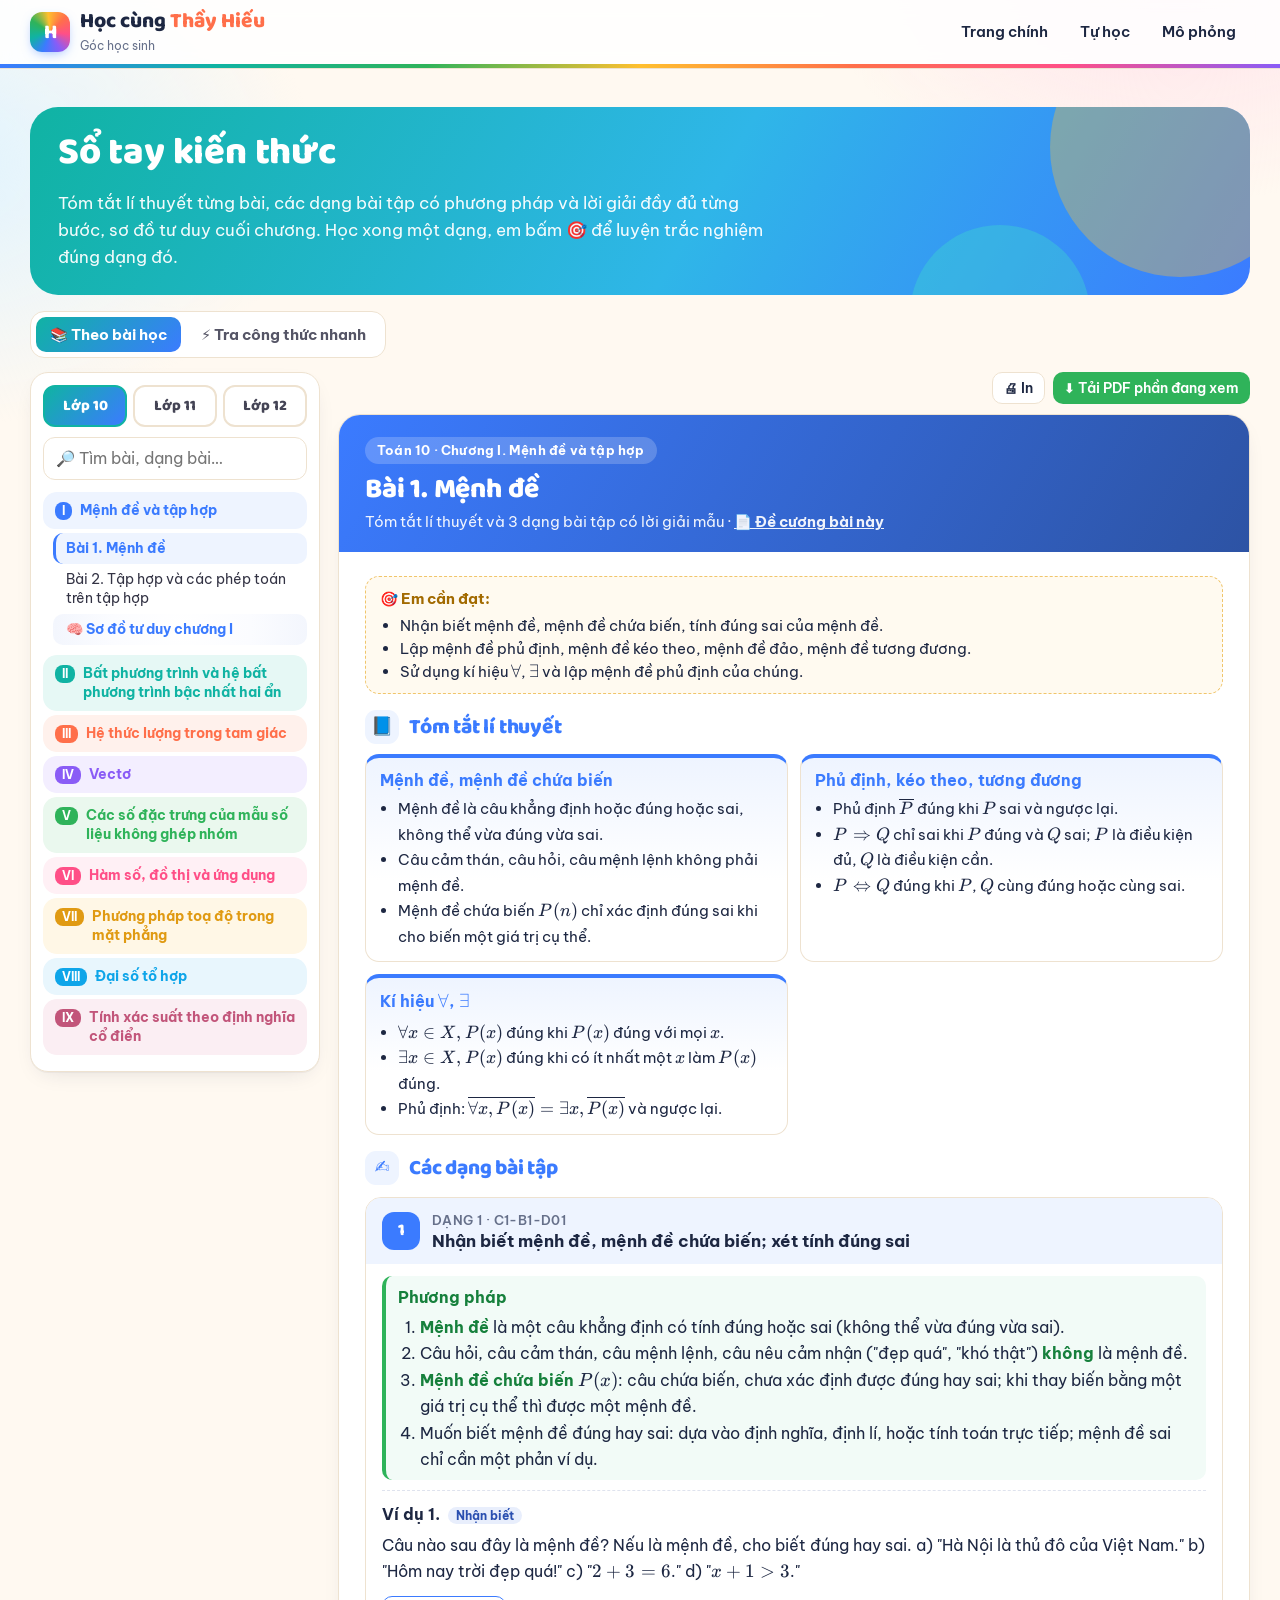
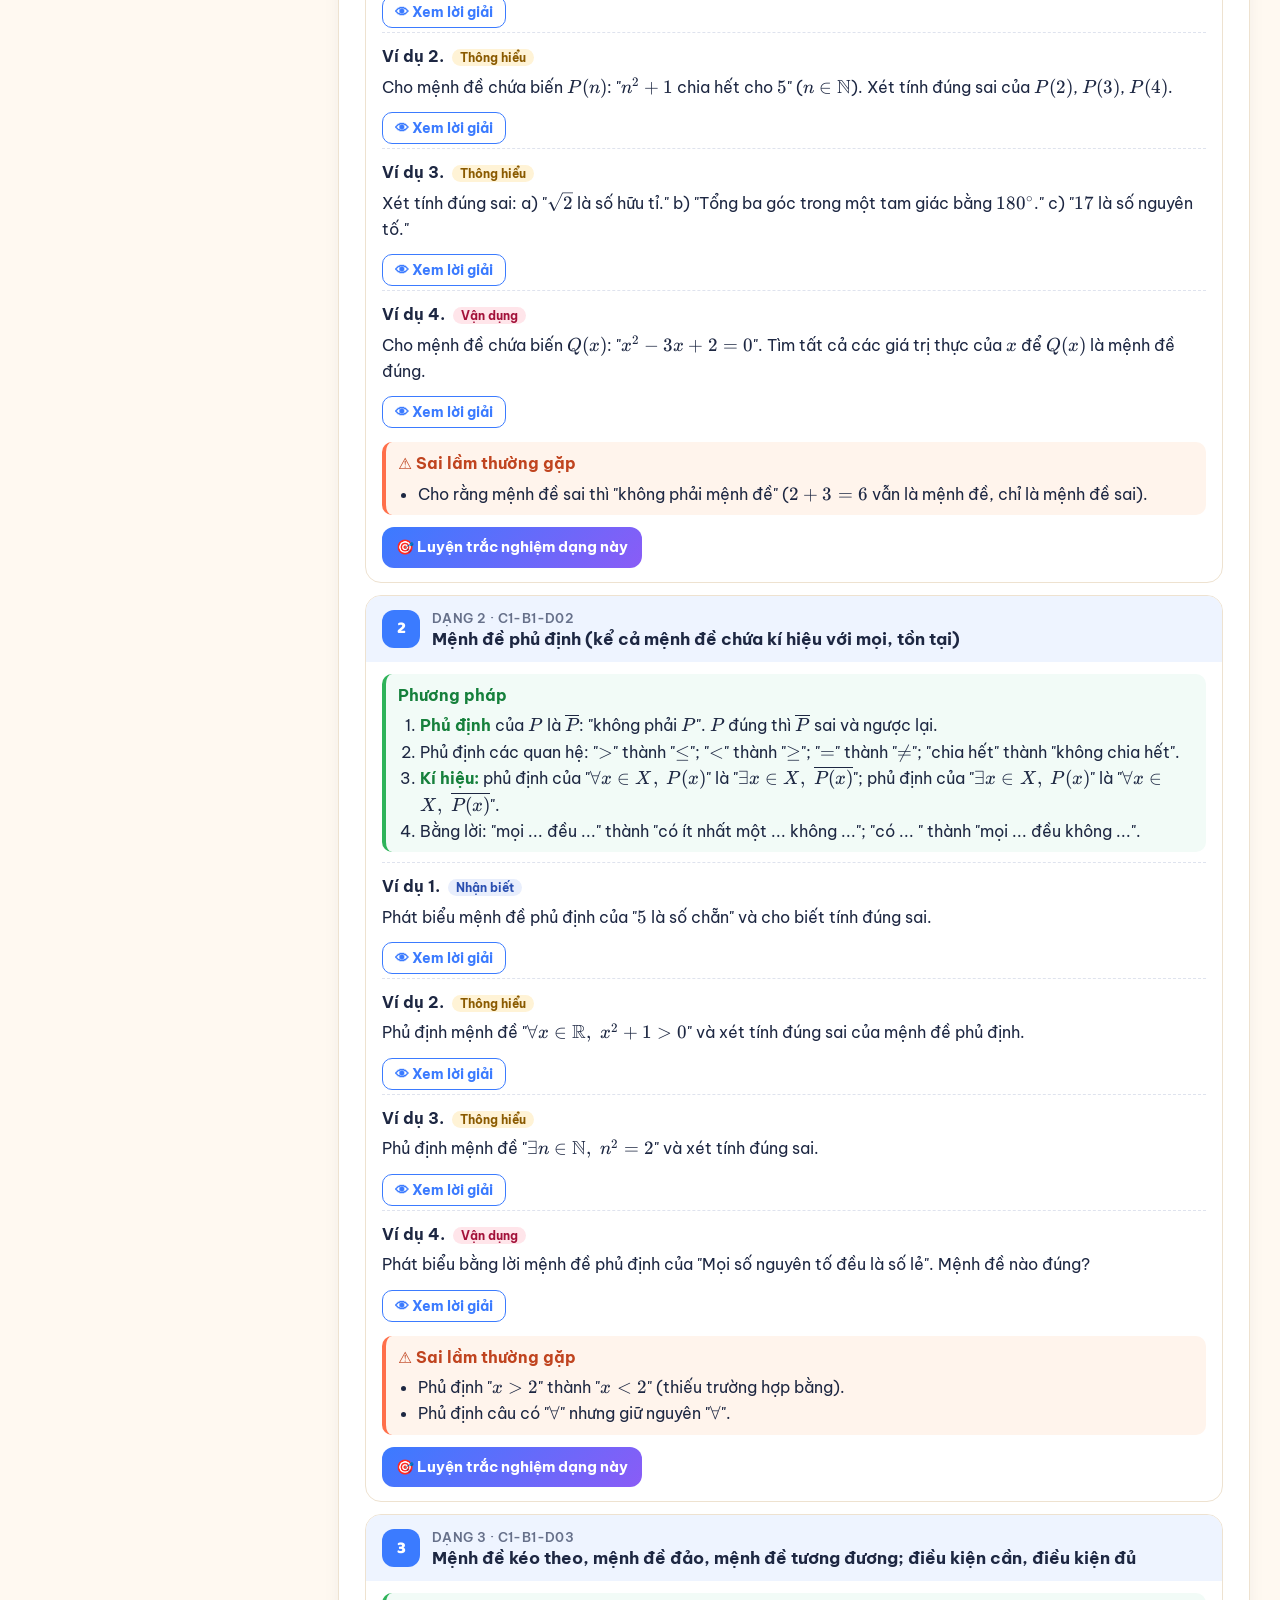
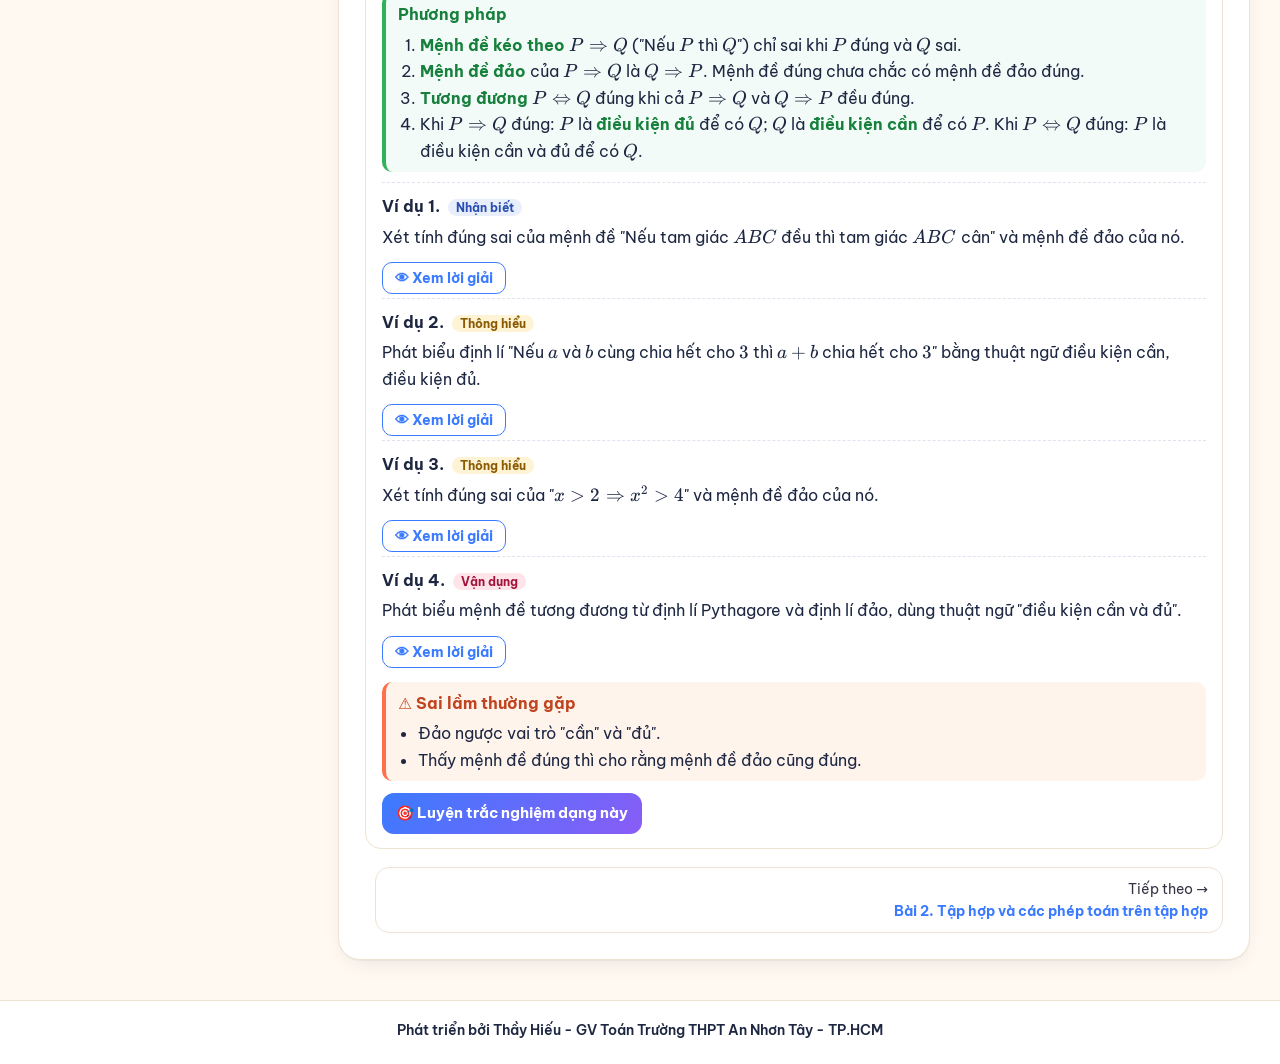
<file: sotay.html>
<!doctype html>
<html lang="vi">
<head>
<meta charset="utf-8"><meta name="viewport" content="width=device-width,initial-scale=1">
<title>Sổ tay kiến thức · Học cùng Thầy Hiếu</title>
<meta name="theme-color" content="#10b3a3">
<link rel="icon" href="assets/favicon.svg"><link rel="apple-touch-icon" href="assets/icon-180.png">
<link rel="manifest" href="manifest.webmanifest">
<link rel="stylesheet" href="assets/fonts.css"><link rel="stylesheet" href="assets/katex/katex.min.css"><link rel="stylesheet" href="assets/style.css"><link rel="stylesheet" href="assets/hs.css">
<script src="config.js"></script>
<script src="assets/katex/katex.min.js"></script><script src="assets/nhd/core.js"></script>
<script src="data/chuongtrinh.js"></script><script src="data/sotay.js"></script><script src="assets/sotay.js?v=6"></script>
<style>
.st-sub{display:flex;gap:6px;flex-wrap:wrap;margin:16px 0 14px;background:#fff;border:1px solid var(--line);border-radius:14px;padding:5px;width:max-content;max-width:100%}
.st-sub button{border:0;background:none;border-radius:10px;padding:8px 14px;font:700 14.5px var(--font);cursor:pointer;color:#556}
.st-sub button[aria-selected=true]{background:linear-gradient(135deg,#10b3a3,#3b7bff);color:#fff}
.sotay h2{font:800 22px var(--font-h);margin:18px 0 8px}
.sotay .mc{background:#fff;border:1px solid var(--line);border-radius:16px;padding:12px 16px;margin-bottom:10px}
.sotay .mc h3{margin:0 0 6px;font-size:17px;color:#0b7a6c}
.sotay .mc ul{margin:0;padding-left:20px;line-height:1.75}
.toc{display:flex;flex-wrap:wrap;gap:6px;margin:8px 0}
.toc a{background:#e8faf6;color:#0b7a6c;border-radius:10px;padding:4px 10px;text-decoration:none;font-weight:600;font-size:14px}
.tikz-wrap{position:relative;display:inline-block;vertical-align:middle;margin:2px 0}
.tikz-wrap svg{display:block;overflow:visible}
.tikz-lbl{position:absolute;white-space:nowrap;line-height:1.1}
.tikz-raw{font:12px ui-monospace,monospace;white-space:pre-wrap;background:#fff7e0;border:1px dashed #d9a400;padding:6px;border-radius:6px}
</style>
</head>
<body>
<header class="top"><div class="wrap in">
  <a class="logo" href="./"><span class="mk">H</span><span><b>Học cùng <span>Thầy Hiếu</span></b><small>Góc học sinh</small></span></a>
  <nav class="nav"><a href="./">Trang chính</a><a href="tuhoc.html">Tự học</a><a href="mophong.html">Mô phỏng</a></nav>
</div></header>
<main class="wrap">
  <section class="hero sm" style="background:linear-gradient(120deg,#10b3a3,#2fb6e8 55%,#3b7bff);margin-top:16px">
    <h1>Sổ tay kiến thức</h1>
    <p>Tóm tắt lí thuyết từng bài, các dạng bài tập có phương pháp và lời giải đầy đủ từng bước, sơ đồ tư duy cuối chương. Học xong một dạng, em bấm 🎯 để luyện trắc nghiệm đúng dạng đó.</p>
  </section>
  <div class="st-sub" id="stSub"><button data-s="bai" aria-selected="true">📚 Theo bài học</button><button data-s="nhanh" aria-selected="false">⚡ Tra công thức nhanh</button></div>
  <div id="stBai"></div>
  <div id="stNhanh" class="sotay hidden">
    <div class="row" style="gap:10px;align-items:end;flex-wrap:wrap"><label class="f">Lớp<select id="stLop"></select></label><label class="f" style="flex:1;min-width:220px">Tìm công thức<input type="text" id="stQ" placeholder="VD: đạo hàm, cấp số nhân, khoảng cách…"></label></div>
    <div class="toc" id="stToc"></div>
    <div id="stBody"></div>
  </div>
</main>
<footer class="foot"><div class="wrap"><div class="dev" id="chanTrang"></div></div></footer>
<script>
(function () {
  "use strict";
  const $ = id => document.getElementById(id), S = window.SITE || {};
  $("chanTrang").textContent = S.chanTrang || "";
  const LS = { get: (k, d) => { try { const v = localStorage.getItem(k); return v == null ? d : JSON.parse(v); } catch (e) { return d; } }, set: (k, v) => { try { localStorage.setItem(k, JSON.stringify(v)); } catch (e) { } } };
  const esc = s => String(s).replace(/[&<>"]/g, c => ({ "&": "&amp;", "<": "&lt;", ">": "&gt;", '"': "&quot;" }[c]));
  /* tra công thức nhanh (data/sotay.js) */
  function veNhanh() {
    const ST = window.SOTAY || {}; const lops = Object.keys(ST);
    let lop = LS.get("st-nhanh-lop", lops[lops.length - 1]); if (!ST[lop]) lop = lops[0];
    $("stLop").innerHTML = lops.map(l => `<option value="${l}"${l === lop ? " selected" : ""}>${esc(ST[l].ten || "Lớp " + l)}</option>`).join("");
    const q = ($("stQ").value || "").toLowerCase().normalize("NFC");
    const tex = s => String(s).split(/(\$\$[^$]+\$\$|\$[^$]+\$)/).map(p => { const m = p.match(/^\$\$([^$]+)\$\$$|^\$([^$]+)\$$/); if (m) { try { return katex.renderToString(m[1] || m[2], { throwOnError: false, displayMode: !!m[1] }); } catch (e) { return esc(p); } } return esc(p).replace(/\*\*([^*]+)\*\*/g, "<b>$1</b>"); }).join("");
    const hit = s => !q || s.toLowerCase().normalize("NFC").includes(q);
    let toc = "", body = "";
    ((ST[lop] || {}).chuong || []).forEach((c, i) => {
      const mcs = c.muc.filter(m => hit(c.ten + " " + m.ten + " " + m.ds.join(" "))); if (!mcs.length) return;
      toc += `<a href="#nh-${i}">${esc(c.ten.replace(/^Chương ([IVX]+)\..*/, "Ch. $1"))}</a>`;
      body += `<h2 id="nh-${i}">${esc(c.ten)}</h2>` + mcs.map(m => `<div class="mc"><h3>${esc(m.ten)}</h3><ul>${m.ds.map(d => `<li>${tex(d)}</li>`).join("")}</ul></div>`).join("");
    });
    $("stToc").innerHTML = toc; $("stBody").innerHTML = body || `<div class="card">Không tìm thấy.</div>`;
  }
  $("stLop").onchange = e => { LS.set("st-nhanh-lop", e.target.value); veNhanh(); };
  $("stQ").oninput = veNhanh;
  let daMount = false;
  function chon(v) {
    LS.set("st-sub", v);
    document.querySelectorAll("#stSub button").forEach(b => b.setAttribute("aria-selected", String(b.dataset.s === v)));
    $("stBai").classList.toggle("hidden", v !== "bai"); $("stNhanh").classList.toggle("hidden", v !== "nhanh");
    if (v === "bai" && !daMount) { daMount = true; SoTayBai.mount($("stBai")); }
    if (v === "nhanh") veNhanh();
  }
  document.querySelectorAll("#stSub button").forEach(b => b.onclick = () => chon(b.dataset.s));
  chon(/^#st\//.test(location.hash) ? "bai" : LS.get("st-sub", "bai"));
})();
</script>
</body>
</html>
</file>
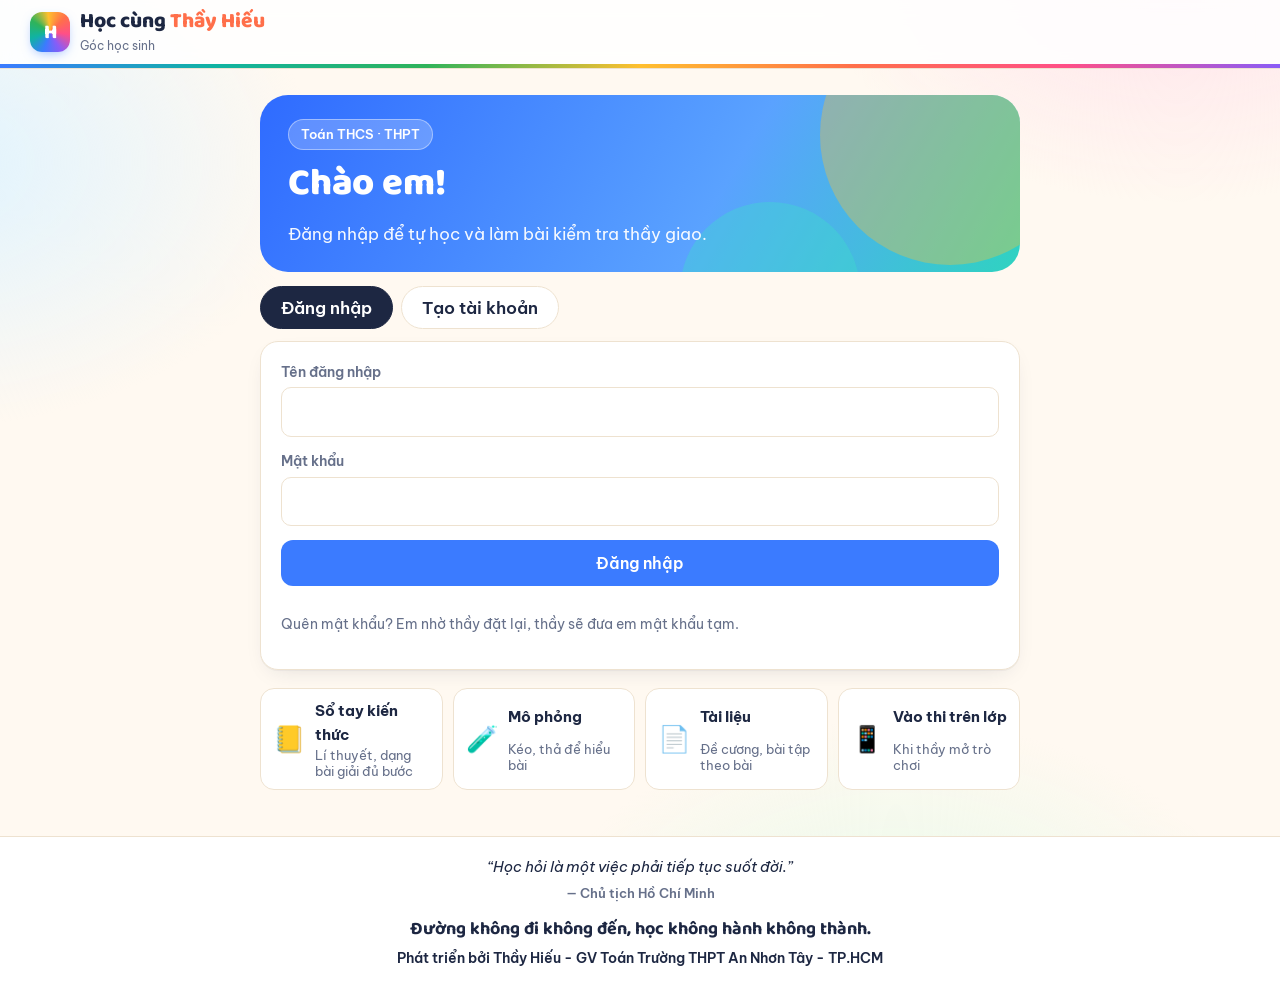
<file: tuhoc.html>
<!doctype html>
<html lang="vi">
<head>
<meta charset="utf-8"><meta name="viewport" content="width=device-width,initial-scale=1">
<title>Tự học · Học cùng Thầy Hiếu</title>
<meta name="theme-color" content="#3b7bff">
<link rel="icon" href="assets/favicon.svg"><link rel="apple-touch-icon" href="assets/icon-180.png">
<link rel="manifest" href="manifest.webmanifest">
<link rel="stylesheet" href="assets/fonts.css"><link rel="stylesheet" href="assets/katex/katex.min.css"><link rel="stylesheet" href="assets/style.css"><link rel="stylesheet" href="assets/hs.css"><link rel="stylesheet" href="assets/lam.css">
<script src="config.js"></script><script src="assets/api.js"></script><script src="assets/loihay.js" defer></script>
<script src="assets/katex/katex.min.js"></script><script src="assets/nhd/core.js"></script><script src="assets/hinhtudong.js"></script><script src="assets/cauhoi.js"></script>
</head>
<body class="lam">
<header class="lam-top">
  <div class="wrap narrow in">
    <a href="./" class="ve" id="btnVe" aria-label="Về trang chính">←</a>
    <div class="ten"><b id="tieuDe">Tự học</b><small id="phuDe">Mỗi ngày làm đúng 5 câu để giữ chuỗi 🔥</small></div>
    <div class="chuoi-nho" id="chuoiNho" title="Chuỗi ngày học"></div>
  </div>
</header>

<main><div class="wrap narrow">
  <div id="thongBao"></div>

  <!-- ===== tổng quan ===== -->
  <section id="vTong" class="hidden">
    <div class="card hidden" id="cGiao" style="margin-bottom:14px">
      <h3 style="margin:0 0 6px">📌 Bài thầy giao</h3>
      <div id="dsGiao"></div>
    </div>
    <div class="card th-hom-nay">
      <div class="th-vong">
        <svg viewBox="0 0 120 120" aria-hidden="true"><circle cx="60" cy="60" r="52" class="nen"/><circle cx="60" cy="60" r="52" class="dat" id="vongDat"/></svg>
        <div class="so"><b id="soHomNay">0</b><small>/ <span id="mucTieu">5</span> câu đúng</small></div>
      </div>
      <div class="th-chuoi">
        <div class="lua" id="chuoiTo">🔥 0</div>
        <div class="small muted" id="chuoiChu">ngày liên tiếp</div>
        <div class="small" id="chuoiDai"></div>
        <div class="small muted" id="tongCau"></div>
      </div>
    </div>
    <div class="card" style="margin-top:14px">
      <h3 style="margin:0 0 8px">35 ngày gần đây</h3>
      <div class="th-lich" id="lich"></div>
      <p class="small muted" style="margin:8px 0 0">Ô xanh đậm: ngày em làm đúng đủ 5 câu. Mỗi câu chỉ được tính lần đầu trong ngày.</p>
    </div>

    <div class="card hidden" id="cBXH" style="margin-top:14px">
      <h3 style="margin:0 0 4px">🏆 Bảng xếp hạng tuần</h3>
      <p class="small muted" style="margin:0 0 8px" id="bxhTom"></p>
      <table class="ls-bang" id="tBXH"></table>
    </div>

    <div class="th-nut">
      <button class="btn coral full" id="btnOnLoi">📕 Ôn sổ lỗi</button>
      <button class="btn violet full" id="btnGoiY">✨ Làm 5 câu gợi ý</button>
    </div>

    <div class="card" id="cGoiY" style="margin-top:14px">
      <h3 style="margin:0 0 6px">Gợi ý cho em</h3>
      <div id="dsGoiY" class="small"></div>
    </div>

    <div class="card" style="margin-top:14px">
      <div class="row" style="justify-content:space-between;align-items:center">
        <h3 style="margin:0">Luyện theo chủ đề</h3>
        <select id="selNH" aria-label="Môn và lớp"></select>
      </div>
      <div id="dsDang" class="th-dang"></div>
      <div class="row left th-luyen">
        <label class="f">Mức<select id="selMuc"><option value="">Mọi mức</option><option value="NB">Nhận biết</option><option value="TH">Thông hiểu</option><option value="VD">Vận dụng</option><option value="VDC">Vận dụng cao</option></select></label>
        <label class="f">Số câu<select id="selSo"><option>5</option><option>10</option></select></label>
        <button class="btn blue" id="btnLuyen" style="align-self:end">Bắt đầu luyện</button>
      </div>
    </div>
    <div class="card" id="thithu" style="margin-top:14px">
      <h3 style="margin:0 0 4px">⏱ Thi thử THPT</h3>
      <p class="small muted" style="margin:0 0 10px">Đề theo cấu trúc thi tốt nghiệp: 12 câu trắc nghiệm, 4 câu đúng/sai, 6 câu trả lời ngắn, 90 phút. Mỗi lần một đề khác, nộp là có điểm và lời giải. Mỗi ngày tối đa 3 lần.</p>
      <div class="row left" style="gap:10px;flex-wrap:wrap">
        <label class="f">Đề lớp<select id="selTT"></select></label>
        <button class="btn violet" id="btnThiThu" style="align-self:end">Bắt đầu thi thử</button>
      </div>
    </div>
    <p class="small muted" style="text-align:center;margin:16px 0 0" id="linkCu"></p>
  </section>

  <!-- ===== đang luyện ===== -->
  <section id="vLuyen" class="hidden">
    <div id="deLuyen" class="ex"></div>
    <div class="row" id="hangNop" style="margin:18px 0 30px;justify-content:center"><button class="btn green full" id="btnNop">Nộp và xem lời giải</button></div>
  </section>

  <!-- ===== kết quả lượt ===== -->
  <section id="vKQ" class="hidden">
    <div class="th-kq" id="kqTom"></div>
    <div id="kqCau" class="ex"></div>
    <div class="th-nut" style="margin-bottom:30px">
      <button class="btn blue full" id="btnTiep">Làm tiếp 5 câu</button>
      <button class="btn ghost full" id="btnVeTong">Về trang tự học</button>
    </div>
  </section>
</div></main>

<footer class="foot"><div class="wrap"><div class="dev" id="chanTrang"></div></div></footer>

<script>
(function () {
  "use strict";
  const $ = s => document.querySelector(s), $$ = s => [...document.querySelectorAll(s)];
  const P = API.phien("hs"), esc = API.esc, S = window.SITE || {};
  $("#chanTrang").textContent = S.chanTrang || "";
  const hoSo = (() => { try { return JSON.parse(API.LS.get("hs-ho-so") || "{}"); } catch (e) { return {}; } })();
  const KHOA_LUOT = "th-luot-" + (hoSo.id || ""), KHOA_TQ = "th-tq-" + (hoSo.id || "");
  const bao = (html, kieu) => { $("#thongBao").innerHTML = html ? `<div class="note ${kieu || "blue"}">${html}</div>` : ""; };
  window.addEventListener("unhandledrejection", e => bao("Lỗi: " + esc((e.reason && e.reason.message) || e.reason) + ". Em chụp màn hình gửi thầy nhé.", "red"));
  const TEN_MUC = { NB: "Nhận biết", TH: "Thông hiểu", VD: "Vận dụng", VDC: "Vận dụng cao" };
  const xem = id => ["#vTong", "#vLuyen", "#vKQ"].forEach(v => $(v).classList.toggle("hidden", v !== id));
  const phanTram = x => x == null ? "" : Math.round(x * 100) + "%";
  $("#linkCu").innerHTML = `Học lại lí thuyết và lời giải mẫu: <a href="sotay.html">📒 Sổ tay kiến thức</a> · <a href="mophong.html">🧪 Mô phỏng</a>`;

  async function goi(action, data) {
    try { return await P.goi(action, data, { thuLai: 2 }); }
    catch (e) { if (e.ma === "het-phien") { location.replace("./"); } throw e; }
  }

  /* ---------- tổng quan ---------- */
  let TQ = null, chonNH = API.LS.get("th-nh") || "", luotCuoi = null;
  /* mở từ Sổ tay: tuhoc.html?nh=Toán|12&dang=C1-B1-D02 → chọn sẵn môn, lớp và dạng */
  const QS = new URLSearchParams(location.search);
  let dangURL = QS.get("dang") || "";
  if (QS.get("nh")) { chonNH = QS.get("nh"); API.LS.set("th-nh", chonNH); }
  function chonSan() {
    if (!dangURL) return;
    const dk = dangURL; dangURL = ""; history.replaceState(null, "", "tuhoc.html");
    const o = $$(".chonD").find(c => c.value === dk);
    if (!o) return bao("Dạng em chọn ở Sổ tay chưa có câu luyện trong ngân hàng của thầy. Em chọn dạng khác bên dưới nhé.", "blue");
    o.checked = true; const nhan = o.closest(".th-d"); nhan.classList.add("chon-san");
    bao(`Đã chọn sẵn dạng <b>${esc(nhan.querySelector(".ten").firstChild.textContent)}</b>. Em chọn mức, số câu rồi bấm <b>Bắt đầu luyện</b>.`, "green");
    nhan.scrollIntoView({ block: "center", behavior: "smooth" });
  }
  function veTienDo(homNay, chuoi) {
    const dat = Math.min(homNay.dung, homNay.mucTieu);
    $("#soHomNay").textContent = homNay.dung; $("#mucTieu").textContent = homNay.mucTieu;
    const C = 2 * Math.PI * 52;
    $("#vongDat").style.strokeDasharray = `${C * dat / homNay.mucTieu} ${C}`; $("#vongDat").style.opacity = dat ? 1 : 0;
    $(".th-vong").classList.toggle("xong", homNay.dung >= homNay.mucTieu);
    $("#chuoiTo").textContent = "🔥 " + chuoi.hienTai;
    $("#chuoiChu").textContent = chuoi.hienTai ? "ngày liên tiếp" : "chưa có chuỗi, hôm nay bắt đầu nhé";
    $("#chuoiDai").innerHTML = `Kỉ lục của em: <b>${chuoi.daiNhat}</b> ngày`;
    $("#chuoiNho").textContent = chuoi.hienTai ? "🔥" + chuoi.hienTai : "";
    $("#phuDe").textContent = homNay.dung >= homNay.mucTieu ? "Hôm nay em đã đạt mục tiêu ✓" : `Còn ${homNay.mucTieu - homNay.dung} câu đúng nữa là đạt mục tiêu hôm nay`;
  }
  async function taiTong() {
    xem("#vTong");
    const [mon, lop] = chonNH ? chonNH.split("|") : ["", ""];
    let r;
    // lần mở trước còn lưu trong máy: hiện ngay, rồi cập nhật từ máy chủ ở phía sau
    if (!TQ) {
      let cu = null; try { cu = JSON.parse(API.LS.get(KHOA_TQ) || "null"); } catch (e) { }
      if (cu && cu.r && (!chonNH || chonNH === cu.r.mon + "|" + cu.r.lop)) { try { veTong(cu.r); } catch (e) { } bao("⏳ Đang cập nhật…"); }
      else { bao("⏳ Đang tải dữ liệu tự học…"); $("#dsDang").innerHTML = `<p class="muted small">Đang tải…</p>`; }
    }
    const coBanCu = $$(".chonD").length > 0;
    try { r = await goi("hs.tuHoc", { mon, lop }); }
    catch (e) {
      if (!coBanCu) $("#dsDang").innerHTML = "";                       // đang hiện bản lưu trong máy thì giữ lại cho em luyện
      bao(`${esc(e.message)} <button class="btn sm ghost" id="btnThuLai">Thử lại</button>`, "red");
      $("#btnThuLai").onclick = taiTong;
      return;
    }
    API.LS.set(KHOA_TQ, JSON.stringify({ r }));
    const daChon = $$(".chonD:checked").map(c => c.value);              // giữ dạng em đã tick trong lúc chờ
    try { veTong(r); $$(".chonD").forEach(c => { if (daChon.includes(c.value)) c.checked = true; }); chonSan(); } catch (e) { bao("Lỗi hiển thị trang: " + esc(e.message) + ". Em chụp màn hình gửi thầy nhé.", "red"); }
  }
  function veTong(r) {
    TQ = r; bao("");
    veTienDo(r.homNay, r.chuoi);
    $("#tongCau").textContent = r.tongLam ? `Đã làm ${r.tongLam} câu, đúng ${r.tongDung} câu` : "";
    $("#lich").innerHTML = r.lich.map(x => `<i class="${x.dung >= r.homNay.mucTieu ? "dat" : x.dung ? "co" : ""}${x.d === r.homNay.d ? " nay" : ""}" title="${x.d.split("-").reverse().join("/")}: ${x.dung} câu đúng"></i>`).join("");
    $("#btnOnLoi").textContent = r.soLoi.tong ? `📕 Ôn sổ lỗi · ${r.soLoi.denHan ? r.soLoi.denHan + " câu đến hạn" : r.soLoi.tong + " câu"}` : "📕 Sổ lỗi trống";
    $("#btnOnLoi").disabled = !r.soLoi.tong;
    // ngân hàng
    $("#selNH").innerHTML = r.nganHang.map(x => `<option value="${esc(x.mon + "|" + x.lop)}">${esc(x.mon)} ${x.lop}</option>`).join("") || `<option value="">(chưa có ngân hàng)</option>`;
    $("#selNH").value = r.mon + "|" + r.lop;
    // gợi ý
    $("#dsGoiY").innerHTML = r.goiY.length ? `<ul>${r.goiY.map(g => `<li><b>${esc(g.ten || g.dkey)}</b> · ${g.lyDo === "yeu" ? `em mới đúng ${phanTram(g.tiLe)} (${g.lam} câu)` : "em chưa luyện dạng này"}</li>`).join("")}</ul>` : `<p class="muted">Em đang làm tốt mọi dạng đã luyện. Thử dạng mới ở phần dưới nhé.</p>`;
    $("#btnGoiY").disabled = !r.goiY.length;
    // bảng xếp hạng (thầy bật cho lớp)
    $("#cBXH").classList.toggle("hidden", !r.bxh);
    if (r.bxh) {
      $("#bxhTom").textContent = `Từ thứ Hai ${r.bxh.tu.split("-").reverse().join("/")} · xếp theo chuỗi ngày đạt 5 câu đúng, rồi số câu đúng` + (r.bxh.em ? ` · em đứng thứ ${r.bxh.em.hang}/${r.bxh.em.tong}` : "");
      $("#tBXH").innerHTML = r.bxh.top.length ? r.bxh.top.map(x => `<tr class="${x.laEm ? "la-em" : ""}"><td>${x.hang <= 3 ? ["🥇", "🥈", "🥉"][x.hang - 1] : x.hang + "."} ${esc(x.hoTen)}${x.laEm ? " (em)" : ""}</td><td class="num">🔥${x.chuoi} · ${x.dung} câu</td></tr>`).join("") : `<tr><td class="muted small">Tuần này chưa ai luyện. Em mở hàng nhé!</td></tr>`;
    }
    // bài thầy giao
    const ngayGio = x => new Date(x).toLocaleString("vi-VN", { dateStyle: "short", timeStyle: "short" });
    $("#cGiao").classList.toggle("hidden", !(r.giao || []).length);
    $("#dsGiao").innerHTML = (r.giao || []).map(g => `<div class="th-giao${g.xong ? " xong" : g.quaHan ? " qua" : ""}"><div><b>${esc(g.ten)}</b><small>${g.xong ? "✓ Đã xong" : `Làm đúng ${g.soCauDung} câu · hạn ${ngayGio(g.hanNop)}${g.quaHan ? " · đã quá hạn" : ""}`}</small>
      <span class="thanh"><i style="width:${Math.min(100, Math.round(g.dung / g.soCauDung * 100))}%"></i></span></div>
      ${g.xong ? `<span class="tien">${g.soCauDung}/${g.soCauDung}</span>` : `<button class="btn sm blue" data-giao="${esc(g.maGiao)}">Làm ${g.dung}/${g.soCauDung}</button>`}</div>`).join("");
    $$("[data-giao]").forEach(b => b.onclick = () => batDau({ cheDo: "giao", maGiao: b.dataset.giao, n: 5 }, b));
    // thi thử: các khối có trong ngân hàng
    const khoi = [...new Set(r.nganHang.filter(x => x.mon === r.mon).map(x => x.lop))];
    $("#selTT").innerHTML = khoi.map(k => `<option value="${k}">${esc(r.mon)} ${k}</option>`).join("") || `<option value="">(chưa có ngân hàng)</option>`;
    $("#selTT").value = String(khoi.indexOf(12) >= 0 ? 12 : r.lop);
    // dạng theo chương
    let h = "", ch = -1;
    r.dang.forEach(d => {
      if (d.chuong !== ch) { if (ch !== -1) h += `</div>`; ch = d.chuong; h += `<div class="th-chuong"><label class="th-ch"><input type="checkbox" class="chonCh" data-ch="${ch}"> <b>Chương ${ch}</b></label>`; }
      const tl = d.lam ? d.dung / d.lam : null;
      h += `<label class="th-d"><input type="checkbox" class="chonD" value="${esc(d.dkey)}" data-ch="${ch}"><span class="ten">${esc(d.ten || d.dkey)}<small>${d.n} câu${d.lam ? ` · đúng ${d.dung}/${d.lam}` : ""}</small></span><span class="thanh" title="${d.lam ? phanTram(tl) : "chưa làm"}"><i style="width:${tl == null ? 0 : Math.round(tl * 100)}%" class="${tl == null ? "" : tl >= 0.8 ? "tot" : tl >= 0.5 ? "kha" : "yeu"}"></i></span></label>`;
    });
    if (ch !== -1) h += `</div>`;
    $("#dsDang").innerHTML = h || `<p class="muted small">Thầy chưa nạp ngân hàng cho lớp này.</p>`;
    $$(".chonCh").forEach(c => c.onchange = () => $$(`.chonD[data-ch="${c.dataset.ch}"]`).forEach(x => x.checked = c.checked));
  }
  $("#selNH").onchange = () => { chonNH = $("#selNH").value; API.LS.set("th-nh", chonNH); taiTong(); };

  /* ---------- một lượt luyện ---------- */
  let L = null;            // { phien, cau, A, yc }
  const luuLuot = () => API.LS.set(KHOA_LUOT, L ? JSON.stringify(L) : null);
  async function batDau(yc, nut) {
    const t = nut.textContent; nut.disabled = true; nut.textContent = "Đang lấy câu…";
    try {
      const r = await goi("hs.tuHoc.lay", yc);
      L = { phien: r.phien, cau: r.cau, A: {}, yc }; luuLuot(); veLuot(); bao("");
    } catch (e) { bao(esc(e.message), e.ma === "trong" ? "green" : "red"); }
    finally { nut.disabled = false; nut.textContent = t; }
  }
  function veLuot() {
    xem("#vLuyen"); scrollTo(0, 0);
    $("#tieuDe").textContent = L.yc.cheDo === "loi" ? "Ôn sổ lỗi" : L.yc.cheDo === "goiy" ? "Luyện theo gợi ý" : L.yc.cheDo === "giao" ? "Bài thầy giao" : "Luyện theo chủ đề";
    $("#deLuyen").innerHTML = L.cau.map((c, n) => CH.veCau(c, n + 1, `<div class="th-nhan">${esc(c.dang || "")}${c.muc ? ` · ${TEN_MUC[c.muc] || c.muc}` : ""}</div>`)).join("");
    CH.gan($("#deLuyen"), i => L.A[i], (i, v) => { L.A[i] = v; luuLuot(); CH.danhDau($("#cau" + i), v); });
    L.cau.forEach(c => CH.danhDau($("#cau" + c.i), L.A[c.i]));
  }
  $("#btnNop").onclick = async () => {
    const chua = L.cau.filter(c => !CH.daLam(c.loai, L.A[c.i])).length;
    if (chua && !confirm(`Em còn ${chua} câu chưa làm. Câu bỏ trống không được tính. Nộp luôn?`)) return;
    const b = $("#btnNop"); b.disabled = true; b.textContent = "Đang chấm…";
    try {
      const r = await goi("hs.tuHoc.nop", { phien: L.phien, traLoi: L.A });
      luotCuoi = L.yc; L = null; luuLuot(); veKQ(r);
    } catch (e) {
      if (e.ma === "da-nop" || e.ma === "het-luot") { L = null; luuLuot(); bao(esc(e.message), "red"); taiTong(); }
      else bao(esc(e.message) + " Câu trả lời vẫn được giữ trong máy, em bấm nộp lại nhé.", "red");
    } finally { b.disabled = false; b.textContent = "Nộp và xem lời giải"; }
  };
  function veKQ(r) {
    xem("#vKQ"); scrollTo(0, 0);
    const lam = r.cau.filter(c => !c.boTrong), dung = r.cau.filter(c => c.dung).length, tinh = r.cau.filter(c => c.tinh).length;
    const dat = r.homNay.dung >= r.homNay.mucTieu;
    $("#kqTom").innerHTML = `<div class="diem-to"><span>Em đúng</span><b>${dung}/${r.cau.length}</b><small>câu</small></div>
      <div class="note ${dat ? "green" : "blue"}">Hôm nay: <b>${r.homNay.dung}/${r.homNay.mucTieu}</b> câu đúng ${dat ? "· đã đạt mục tiêu ✓" : ""} · chuỗi 🔥 <b>${r.chuoi.hienTai}</b> ngày
      ${tinh < lam.length ? `<br><span class="small">${lam.length - tinh} câu em đã làm trước đó trong hôm nay nên không tính thêm.</span>` : ""}
      ${r.cau.some(c => c.thuoc) ? `<br><span class="small">🎉 ${r.cau.filter(c => c.thuoc).length} câu đã thuộc, được gỡ khỏi sổ lỗi.</span>` : ""}
      ${r.cau.some(c => !c.dung && !c.boTrong) ? `<br><span class="small">Câu sai được ghi vào sổ lỗi, ngày mai em làm lại nhé.</span>` : ""}</div>
      ${r.giao ? `<div class="note ${r.giao.xong ? "green" : "blue"}">📌 ${esc(r.giao.ten)}: đúng <b>${Math.min(r.giao.dung, r.giao.soCauDung)}/${r.giao.soCauDung}</b> câu${r.giao.xong ? " · đã xong ✓" : ""}</div>` : ""}`;
    if (r.giao && r.giao.xong) luotCuoi = null;
    $("#kqCau").innerHTML = r.cau.map((c, n) => CH.veKetQua(c, n + 1)).join("");
    veTienDo(r.homNay, r.chuoi);
    $("#tieuDe").textContent = "Kết quả lượt luyện";
  }
  $("#btnTiep").onclick = () => luotCuoi ? batDau(Object.assign({}, luotCuoi), $("#btnTiep")) : taiTong();
  $("#btnVeTong").onclick = () => { $("#tieuDe").textContent = "Tự học"; taiTong(); };

  $("#btnOnLoi").onclick = () => batDau({ cheDo: "loi", n: 5 }, $("#btnOnLoi"));
  $("#btnThiThu").onclick = async () => {
    const b = $("#btnThiThu"); if (!$("#selTT").value) return;
    b.disabled = true; b.textContent = "Đang tạo đề…";
    try {
      const r = await goi("hs.thiThu.tao", { mon: TQ.mon, lop: +$("#selTT").value });
      location.href = "lam.html?bai=" + encodeURIComponent(r.maBai);
    } catch (e) { bao(esc(e.message), "red"); b.disabled = false; b.textContent = "Bắt đầu thi thử"; }
  };
  $("#btnGoiY").onclick = () => batDau({ cheDo: "goiy", mon: TQ.mon, lop: TQ.lop, n: 5 }, $("#btnGoiY"));
  $("#btnLuyen").onclick = () => {
    const dkeys = $$(".chonD:checked").map(c => c.value);
    if (!dkeys.length) return bao("Em tick chọn ít nhất một dạng trong danh sách nhé.", "red");
    batDau({ cheDo: "dang", mon: TQ.mon, lop: TQ.lop, dkeys, muc: $("#selMuc").value, n: +$("#selSo").value }, $("#btnLuyen"));
  };

  /* ---------- khởi động ---------- */
  if (!P.token) { location.replace("./" + (dangURL ? "?ve=" + encodeURIComponent("tuhoc.html" + location.search) : "")); return; }
  try { L = JSON.parse(API.LS.get(KHOA_LUOT) || "null"); } catch (e) { L = null; }
  const giaoURL = new URLSearchParams(location.search).get("giao");
  if (L && L.phien) { veLuot(); bao("Em đang làm dở lượt này, làm tiếp nhé.", "blue"); }
  else if (giaoURL) { history.replaceState(null, "", "tuhoc.html"); taiTong(); batDau({ cheDo: "giao", maGiao: giaoURL, n: 5 }, $("#btnLuyen")); }
  else taiTong().then(() => { if (location.hash === "#thithu") $("#thithu").scrollIntoView(); });
})();
</script>
</body>
</html>
</file>
<file: assets/fonts.css>
/* be-vietnam-pro-vietnamese-400-normal */
@font-face {
  font-family: 'Be Vietnam Pro';
  font-style: normal;
  font-display: swap;
  font-weight: 400;
  src: url(fonts/be-vietnam-pro-vietnamese-400-normal.woff2) format('woff2');
  unicode-range: U+0102-0103,U+0110-0111,U+0128-0129,U+0168-0169,U+01A0-01A1,U+01AF-01B0,U+0300-0301,U+0303-0304,U+0308-0309,U+0323,U+0329,U+1EA0-1EF9,U+20AB;
}
/* be-vietnam-pro-latin-ext-400-normal */
@font-face {
  font-family: 'Be Vietnam Pro';
  font-style: normal;
  font-display: swap;
  font-weight: 400;
  src: url(fonts/be-vietnam-pro-latin-ext-400-normal.woff2) format('woff2');
  unicode-range: U+0100-02BA,U+02BD-02C5,U+02C7-02CC,U+02CE-02D7,U+02DD-02FF,U+0304,U+0308,U+0329,U+1D00-1DBF,U+1E00-1E9F,U+1EF2-1EFF,U+2020,U+20A0-20AB,U+20AD-20C0,U+2113,U+2C60-2C7F,U+A720-A7FF;
}
/* be-vietnam-pro-latin-400-normal */
@font-face {
  font-family: 'Be Vietnam Pro';
  font-style: normal;
  font-display: swap;
  font-weight: 400;
  src: url(fonts/be-vietnam-pro-latin-400-normal.woff2) format('woff2');
  unicode-range: U+0000-00FF,U+0131,U+0152-0153,U+02BB-02BC,U+02C6,U+02DA,U+02DC,U+0304,U+0308,U+0329,U+2000-206F,U+20AC,U+2122,U+2191,U+2193,U+2212,U+2215,U+FEFF,U+FFFD;
}
/* be-vietnam-pro-vietnamese-500-normal */
@font-face {
  font-family: 'Be Vietnam Pro';
  font-style: normal;
  font-display: swap;
  font-weight: 500;
  src: url(fonts/be-vietnam-pro-vietnamese-500-normal.woff2) format('woff2');
  unicode-range: U+0102-0103,U+0110-0111,U+0128-0129,U+0168-0169,U+01A0-01A1,U+01AF-01B0,U+0300-0301,U+0303-0304,U+0308-0309,U+0323,U+0329,U+1EA0-1EF9,U+20AB;
}
/* be-vietnam-pro-latin-ext-500-normal */
@font-face {
  font-family: 'Be Vietnam Pro';
  font-style: normal;
  font-display: swap;
  font-weight: 500;
  src: url(fonts/be-vietnam-pro-latin-ext-500-normal.woff2) format('woff2');
  unicode-range: U+0100-02BA,U+02BD-02C5,U+02C7-02CC,U+02CE-02D7,U+02DD-02FF,U+0304,U+0308,U+0329,U+1D00-1DBF,U+1E00-1E9F,U+1EF2-1EFF,U+2020,U+20A0-20AB,U+20AD-20C0,U+2113,U+2C60-2C7F,U+A720-A7FF;
}
/* be-vietnam-pro-latin-500-normal */
@font-face {
  font-family: 'Be Vietnam Pro';
  font-style: normal;
  font-display: swap;
  font-weight: 500;
  src: url(fonts/be-vietnam-pro-latin-500-normal.woff2) format('woff2');
  unicode-range: U+0000-00FF,U+0131,U+0152-0153,U+02BB-02BC,U+02C6,U+02DA,U+02DC,U+0304,U+0308,U+0329,U+2000-206F,U+20AC,U+2122,U+2191,U+2193,U+2212,U+2215,U+FEFF,U+FFFD;
}
/* be-vietnam-pro-vietnamese-600-normal */
@font-face {
  font-family: 'Be Vietnam Pro';
  font-style: normal;
  font-display: swap;
  font-weight: 600;
  src: url(fonts/be-vietnam-pro-vietnamese-600-normal.woff2) format('woff2');
  unicode-range: U+0102-0103,U+0110-0111,U+0128-0129,U+0168-0169,U+01A0-01A1,U+01AF-01B0,U+0300-0301,U+0303-0304,U+0308-0309,U+0323,U+0329,U+1EA0-1EF9,U+20AB;
}
/* be-vietnam-pro-latin-ext-600-normal */
@font-face {
  font-family: 'Be Vietnam Pro';
  font-style: normal;
  font-display: swap;
  font-weight: 600;
  src: url(fonts/be-vietnam-pro-latin-ext-600-normal.woff2) format('woff2');
  unicode-range: U+0100-02BA,U+02BD-02C5,U+02C7-02CC,U+02CE-02D7,U+02DD-02FF,U+0304,U+0308,U+0329,U+1D00-1DBF,U+1E00-1E9F,U+1EF2-1EFF,U+2020,U+20A0-20AB,U+20AD-20C0,U+2113,U+2C60-2C7F,U+A720-A7FF;
}
/* be-vietnam-pro-latin-600-normal */
@font-face {
  font-family: 'Be Vietnam Pro';
  font-style: normal;
  font-display: swap;
  font-weight: 600;
  src: url(fonts/be-vietnam-pro-latin-600-normal.woff2) format('woff2');
  unicode-range: U+0000-00FF,U+0131,U+0152-0153,U+02BB-02BC,U+02C6,U+02DA,U+02DC,U+0304,U+0308,U+0329,U+2000-206F,U+20AC,U+2122,U+2191,U+2193,U+2212,U+2215,U+FEFF,U+FFFD;
}
/* be-vietnam-pro-vietnamese-700-normal */
@font-face {
  font-family: 'Be Vietnam Pro';
  font-style: normal;
  font-display: swap;
  font-weight: 700;
  src: url(fonts/be-vietnam-pro-vietnamese-700-normal.woff2) format('woff2');
  unicode-range: U+0102-0103,U+0110-0111,U+0128-0129,U+0168-0169,U+01A0-01A1,U+01AF-01B0,U+0300-0301,U+0303-0304,U+0308-0309,U+0323,U+0329,U+1EA0-1EF9,U+20AB;
}
/* be-vietnam-pro-latin-ext-700-normal */
@font-face {
  font-family: 'Be Vietnam Pro';
  font-style: normal;
  font-display: swap;
  font-weight: 700;
  src: url(fonts/be-vietnam-pro-latin-ext-700-normal.woff2) format('woff2');
  unicode-range: U+0100-02BA,U+02BD-02C5,U+02C7-02CC,U+02CE-02D7,U+02DD-02FF,U+0304,U+0308,U+0329,U+1D00-1DBF,U+1E00-1E9F,U+1EF2-1EFF,U+2020,U+20A0-20AB,U+20AD-20C0,U+2113,U+2C60-2C7F,U+A720-A7FF;
}
/* be-vietnam-pro-latin-700-normal */
@font-face {
  font-family: 'Be Vietnam Pro';
  font-style: normal;
  font-display: swap;
  font-weight: 700;
  src: url(fonts/be-vietnam-pro-latin-700-normal.woff2) format('woff2');
  unicode-range: U+0000-00FF,U+0131,U+0152-0153,U+02BB-02BC,U+02C6,U+02DA,U+02DC,U+0304,U+0308,U+0329,U+2000-206F,U+20AC,U+2122,U+2191,U+2193,U+2212,U+2215,U+FEFF,U+FFFD;
}
/* be-vietnam-pro-vietnamese-400-italic */
@font-face {
  font-family: 'Be Vietnam Pro';
  font-style: italic;
  font-display: swap;
  font-weight: 400;
  src: url(fonts/be-vietnam-pro-vietnamese-400-italic.woff2) format('woff2');
  unicode-range: U+0102-0103,U+0110-0111,U+0128-0129,U+0168-0169,U+01A0-01A1,U+01AF-01B0,U+0300-0301,U+0303-0304,U+0308-0309,U+0323,U+0329,U+1EA0-1EF9,U+20AB;
}
/* be-vietnam-pro-latin-ext-400-italic */
@font-face {
  font-family: 'Be Vietnam Pro';
  font-style: italic;
  font-display: swap;
  font-weight: 400;
  src: url(fonts/be-vietnam-pro-latin-ext-400-italic.woff2) format('woff2');
  unicode-range: U+0100-02BA,U+02BD-02C5,U+02C7-02CC,U+02CE-02D7,U+02DD-02FF,U+0304,U+0308,U+0329,U+1D00-1DBF,U+1E00-1E9F,U+1EF2-1EFF,U+2020,U+20A0-20AB,U+20AD-20C0,U+2113,U+2C60-2C7F,U+A720-A7FF;
}
/* be-vietnam-pro-latin-400-italic */
@font-face {
  font-family: 'Be Vietnam Pro';
  font-style: italic;
  font-display: swap;
  font-weight: 400;
  src: url(fonts/be-vietnam-pro-latin-400-italic.woff2) format('woff2');
  unicode-range: U+0000-00FF,U+0131,U+0152-0153,U+02BB-02BC,U+02C6,U+02DA,U+02DC,U+0304,U+0308,U+0329,U+2000-206F,U+20AC,U+2122,U+2191,U+2193,U+2212,U+2215,U+FEFF,U+FFFD;
}@font-face{font-family:'Baloo 2';font-style:normal;font-display:swap;font-weight:600;src:url(fonts/baloo-2-vietnamese-600-normal.woff2) format('woff2');unicode-range:U+0102-0103,U+0110-0111,U+0128-0129,U+0168-0169,U+01A0-01A1,U+01AF-01B0,U+0300-0301,U+0303-0304,U+0308-0309,U+0323,U+0329,U+1EA0-1EF9,U+20AB;}
@font-face{font-family:'Baloo 2';font-style:normal;font-display:swap;font-weight:600;src:url(fonts/baloo-2-latin-ext-600-normal.woff2) format('woff2');unicode-range:U+0100-02BA,U+02BD-02C5,U+02C7-02CC,U+02CE-02D7,U+02DD-02FF,U+0304,U+0308,U+0329,U+1D00-1DBF,U+1E00-1E9F,U+1EF2-1EFF,U+2020,U+20A0-20AB,U+20AD-20C0,U+2113,U+2C60-2C7F,U+A720-A7FF;}
@font-face{font-family:'Baloo 2';font-style:normal;font-display:swap;font-weight:600;src:url(fonts/baloo-2-latin-600-normal.woff2) format('woff2');unicode-range:U+0000-00FF,U+0131,U+0152-0153,U+02BB-02BC,U+02C6,U+02DA,U+02DC,U+0304,U+0308,U+0329,U+2000-206F,U+20AC,U+2122,U+2191,U+2193,U+2212,U+2215,U+FEFF,U+FFFD;}
@font-face{font-family:'Baloo 2';font-style:normal;font-display:swap;font-weight:700;src:url(fonts/baloo-2-vietnamese-700-normal.woff2) format('woff2');unicode-range:U+0102-0103,U+0110-0111,U+0128-0129,U+0168-0169,U+01A0-01A1,U+01AF-01B0,U+0300-0301,U+0303-0304,U+0308-0309,U+0323,U+0329,U+1EA0-1EF9,U+20AB;}
@font-face{font-family:'Baloo 2';font-style:normal;font-display:swap;font-weight:700;src:url(fonts/baloo-2-latin-ext-700-normal.woff2) format('woff2');unicode-range:U+0100-02BA,U+02BD-02C5,U+02C7-02CC,U+02CE-02D7,U+02DD-02FF,U+0304,U+0308,U+0329,U+1D00-1DBF,U+1E00-1E9F,U+1EF2-1EFF,U+2020,U+20A0-20AB,U+20AD-20C0,U+2113,U+2C60-2C7F,U+A720-A7FF;}
@font-face{font-family:'Baloo 2';font-style:normal;font-display:swap;font-weight:700;src:url(fonts/baloo-2-latin-700-normal.woff2) format('woff2');unicode-range:U+0000-00FF,U+0131,U+0152-0153,U+02BB-02BC,U+02C6,U+02DA,U+02DC,U+0304,U+0308,U+0329,U+2000-206F,U+20AC,U+2122,U+2191,U+2193,U+2212,U+2215,U+FEFF,U+FFFD;}
@font-face{font-family:'Baloo 2';font-style:normal;font-display:swap;font-weight:800;src:url(fonts/baloo-2-vietnamese-800-normal.woff2) format('woff2');unicode-range:U+0102-0103,U+0110-0111,U+0128-0129,U+0168-0169,U+01A0-01A1,U+01AF-01B0,U+0300-0301,U+0303-0304,U+0308-0309,U+0323,U+0329,U+1EA0-1EF9,U+20AB;}
@font-face{font-family:'Baloo 2';font-style:normal;font-display:swap;font-weight:800;src:url(fonts/baloo-2-latin-ext-800-normal.woff2) format('woff2');unicode-range:U+0100-02BA,U+02BD-02C5,U+02C7-02CC,U+02CE-02D7,U+02DD-02FF,U+0304,U+0308,U+0329,U+1D00-1DBF,U+1E00-1E9F,U+1EF2-1EFF,U+2020,U+20A0-20AB,U+20AD-20C0,U+2113,U+2C60-2C7F,U+A720-A7FF;}
@font-face{font-family:'Baloo 2';font-style:normal;font-display:swap;font-weight:800;src:url(fonts/baloo-2-latin-800-normal.woff2) format('woff2');unicode-range:U+0000-00FF,U+0131,U+0152-0153,U+02BB-02BC,U+02C6,U+02DA,U+02DC,U+0304,U+0308,U+0329,U+2000-206F,U+20AC,U+2122,U+2191,U+2193,U+2212,U+2215,U+FEFF,U+FFFD;}
@font-face{font-family:'Termes';font-style:normal;font-weight:400;font-display:swap;src:url(fonts/termes-regular.woff) format('woff');}
@font-face{font-family:'Termes';font-style:normal;font-weight:700;font-display:swap;src:url(fonts/termes-bold.woff) format('woff');}
@font-face{font-family:'Termes';font-style:italic;font-weight:400;font-display:swap;src:url(fonts/termes-italic.woff) format('woff');}
@font-face{font-family:'Termes';font-style:italic;font-weight:700;font-display:swap;src:url(fonts/termes-bolditalic.woff) format('woff');}
</file>
<file: assets/style.css>
/* ===== Học cùng Thầy Hiếu — giao diện sáng, nhiều màu ===== */
:root{
  --bg:#fff9f1; --bg2:#fff3e2; --card:#fff; --ink:#1d2742; --muted:#66708a; --line:#eee2d0; --line2:#f4ebdd;
  --blue:#3b7bff; --teal:#10b3a3; --coral:#ff6f4a; --green:#2fb35a; --sun:#ffbf2e; --pink:#ff4f87; --violet:#8a5cf6;
  --c:var(--blue); --c2:#e8f0ff;
  --r:18px; --sh:0 1px 0 rgba(29,39,66,.04),0 8px 24px -12px rgba(29,39,66,.18);
  --font:"Be Vietnam Pro",system-ui,-apple-system,"Segoe UI",Roboto,sans-serif;
  --font-h:"Baloo 2","Be Vietnam Pro",system-ui,sans-serif;
}
*{box-sizing:border-box}
html{scroll-behavior:smooth}
body{margin:0;background:var(--bg);color:var(--ink);font:15.5px/1.6 var(--font);min-height:100vh;display:flex;flex-direction:column}
body::before{content:"";position:fixed;inset:0;z-index:-1;pointer-events:none;
  background:radial-gradient(520px 340px at 92% -4%,#ffe1ea 0,transparent 70%),radial-gradient(560px 380px at -6% 18%,#dff3ff 0,transparent 70%),radial-gradient(520px 360px at 70% 108%,#e5fbe9 0,transparent 70%)}
a{color:var(--blue)}
h1,h2,h3{font-family:var(--font-h);line-height:1.15;margin:0 0 .4em;letter-spacing:-.2px}
h1{font-size:clamp(30px,4.6vw,48px);font-weight:800}
h2{font-size:26px;font-weight:700}
h3{font-size:19px;font-weight:700}
.wrap{width:min(1220px,100% - 32px);margin:0 auto}
main{flex:1;padding:22px 0 40px}
.muted{color:var(--muted)} .small{font-size:13.5px}
.hidden{display:none!important}

/* ---------- đầu trang ---------- */
.top{position:sticky;top:0;z-index:30;background:rgba(255,255,255,.86);backdrop-filter:saturate(1.4) blur(10px);border-bottom:1px solid var(--line)}
.top::after{content:"";display:block;height:4px;background:linear-gradient(90deg,var(--blue),var(--teal),var(--green),var(--sun),var(--coral),var(--pink),var(--violet))}
.top .in{display:flex;align-items:center;gap:18px;height:64px}
.logo{display:flex;align-items:center;gap:10px;text-decoration:none;color:var(--ink)}
.logo .mk{width:40px;height:40px;border-radius:12px;display:grid;place-items:center;color:#fff;font:800 20px var(--font-h);
  background:conic-gradient(from 200deg,var(--blue),var(--teal),var(--green),var(--sun),var(--coral),var(--pink),var(--violet),var(--blue));box-shadow:0 4px 12px -4px rgba(59,123,255,.6)}
.logo b{font:800 21px/1 var(--font-h)} .logo b span{color:var(--coral)}
.logo small{display:block;font-size:12px;color:var(--muted);margin-top:2px}
.nav{margin-left:auto;display:flex;gap:4px;flex-wrap:wrap;justify-content:flex-end}
@media (max-width:1240px){.nav a{padding:7px 10px;font-size:14.5px}}
.nav a{text-decoration:none;color:var(--ink);font-weight:600;padding:8px 14px;border-radius:999px;font-size:15px}
.nav a:hover{background:var(--bg2)}
.nav a[aria-current]{background:var(--ink);color:#fff}
@media (max-width:700px){.logo small{display:none}.top .in{flex-wrap:wrap}.logo b{white-space:nowrap}.nav{flex-wrap:nowrap;overflow-x:auto;max-width:100%;margin-left:0;width:100%;justify-content:flex-start}.nav a{padding:7px 10px;font-size:14px;white-space:nowrap}.top .in{gap:6px 8px;height:auto;padding:8px 0}}

/* ---------- chân trang ---------- */
.foot{margin-top:auto;background:#fff;border-top:1px solid var(--line);padding:18px 0 22px;text-align:center;font-size:14px;color:var(--muted)}
.foot .slogan{font:700 18px var(--font-h);color:var(--ink);margin-bottom:4px}
.foot .dev{font-weight:600;color:var(--ink)}
.foot .dots{display:flex;gap:6px;justify-content:center;margin:0 0 10px}
.foot .dots i{width:8px;height:8px;border-radius:50%}

/* ---------- khối chung ---------- */
.card{background:var(--card);border:1px solid var(--line);border-radius:var(--r);box-shadow:var(--sh);padding:20px}
.hero{position:relative;border-radius:28px;padding:34px 34px 30px;overflow:hidden;color:#fff;
  background:linear-gradient(120deg,#3b7bff 0%,#7a5cff 45%,#ff5c8a 100%)}
.hero::before,.hero::after{content:"";position:absolute;border-radius:50%;opacity:.35}
.hero::before{width:260px;height:260px;right:-60px;top:-90px;background:var(--sun)}
.hero::after{width:180px;height:180px;right:160px;bottom:-110px;background:#3ee0c8}
.hero>*{position:relative;z-index:1}
.hero p{max-width:720px;font-size:17px;opacity:.95;margin:.2em 0 0}
.hero.sm{padding:24px 28px}
.hero.sm h1{font-size:clamp(26px,3.6vw,38px)}
.hero.toan{background:linear-gradient(120deg,#2f6bff,#5aa2ff 60%,#2fd3c0)}
.hero.rade{background:linear-gradient(120deg,#ff6f4a,#ff4f87 55%,#8a5cf6)}
.badge{display:inline-flex;align-items:center;gap:6px;background:rgba(255,255,255,.22);border:1px solid rgba(255,255,255,.4);padding:4px 12px;border-radius:999px;font-size:13px;font-weight:600;margin-bottom:12px}

.btn{display:inline-flex;align-items:center;justify-content:center;gap:8px;border:0;border-radius:12px;padding:10px 16px;font:600 15px var(--font);cursor:pointer;background:var(--ink);color:#fff;text-decoration:none;transition:transform .08s,box-shadow .15s,background .15s}
.btn:hover{transform:translateY(-1px);box-shadow:0 6px 16px -8px rgba(0,0,0,.45)}
.btn:active{transform:none}
.btn.c{background:var(--c)} .btn.blue{background:var(--blue)} .btn.coral{background:var(--coral)} .btn.green{background:var(--green)} .btn.violet{background:var(--violet)} .btn.pink{background:var(--pink)}
.btn.ghost{background:#fff;color:var(--ink);border:1.5px solid var(--line)}
.btn.ghost:hover{border-color:var(--ink)}
.btn.sm{padding:6px 11px;font-size:13.5px;border-radius:10px}
.btn[disabled]{opacity:.45;pointer-events:none}
.row{display:flex;gap:10px;align-items:center;flex-wrap:wrap}
.grow{flex:1}

input[type=text],input[type=number],input[type=search],select,textarea{font:inherit;color:inherit;background:#fff;border:1.5px solid var(--line);border-radius:10px;padding:8px 11px;outline:none;transition:border-color .15s,box-shadow .15s}
input:focus,select:focus,textarea:focus{border-color:var(--c);box-shadow:0 0 0 3px var(--c2)}
label.f{display:grid;gap:4px;font-size:13.5px;font-weight:600;color:var(--muted)}
label.f>input,label.f>select{font-weight:400;color:var(--ink)}
.chk{display:flex;gap:8px;align-items:flex-start;cursor:pointer;font-size:14.5px}
.chk input{margin-top:4px;accent-color:var(--c);width:16px;height:16px}

/* ---------- tab ---------- */
.tabs{display:flex;gap:8px;flex-wrap:wrap;margin:14px 0 8px}
.tabs button{border:1.5px solid var(--line);background:#fff;color:var(--ink);font:600 15px var(--font);padding:8px 16px;border-radius:999px;cursor:pointer;display:inline-flex;gap:8px;align-items:center}
.tabs button .n{font-size:12px;font-weight:700;background:var(--bg2);border-radius:999px;padding:1px 8px}
.tabs button:hover{border-color:var(--tc,var(--ink))}
.tabs button[aria-selected=true]{background:var(--tc,var(--ink));border-color:var(--tc,var(--ink));color:#fff}
.tabs button[aria-selected=true] .n{background:rgba(255,255,255,.25)}
.tabs button[disabled]{opacity:.5;cursor:not-allowed}
.tabs.lg button{font-size:16.5px;padding:10px 20px}
.tabs .ic{width:22px;height:22px;border-radius:7px;display:grid;place-items:center;font-size:13px;color:#fff;background:var(--tc)}
.tabs button[aria-selected=true] .ic{background:rgba(255,255,255,.25)}
.m-toan{--tc:var(--blue);--c:var(--blue);--c2:#e3edff}
.m-khtn{--tc:var(--teal);--c:var(--teal);--c2:#dcf7f3}
.m-li{--tc:var(--coral);--c:var(--coral);--c2:#ffe8e0}
.m-hoa{--tc:var(--green);--c:var(--green);--c2:#e0f6e7}

/* ---------- trang chủ ---------- */
.home-grid{display:grid;grid-template-columns:1fr 1fr;gap:20px;margin-top:22px}
@media (max-width:820px){.home-grid{grid-template-columns:1fr}}
.big{position:relative;display:block;text-decoration:none;color:var(--ink);background:#fff;border-radius:26px;padding:26px;border:1px solid var(--line);box-shadow:var(--sh);overflow:hidden;transition:transform .15s,box-shadow .2s}
.big:hover{transform:translateY(-3px);box-shadow:0 18px 40px -20px rgba(29,39,66,.4)}
.big .ill{height:150px;border-radius:18px;margin-bottom:16px;position:relative;overflow:hidden}
.big h2{font-size:30px;margin:0 0 6px}
.big p{margin:0 0 14px;color:var(--muted)}
.big .go{font-weight:700;color:var(--k)}
.big.mp{--k:var(--blue)} .big.rd{--k:var(--coral)}
.big.mp .ill{background:linear-gradient(135deg,#e2edff,#dff8f3)}
.big.rd .ill{background:linear-gradient(135deg,#ffe9df,#f1e6ff)}
.chips{display:flex;flex-wrap:wrap;gap:6px;margin-bottom:12px}
.chip{font-size:12.5px;font-weight:700;padding:3px 10px;border-radius:999px;background:var(--bg2);color:var(--ink)}
.chip.b{background:#e3edff;color:#1f4fc7}.chip.t{background:#dcf7f3;color:#0b7c71}.chip.o{background:#ffe8e0;color:#c2401c}.chip.g{background:#e0f6e7;color:#1b7a3c}.chip.v{background:#efe8ff;color:#5b34c7}.chip.p{background:#ffe3ec;color:#c21e57}.chip.y{background:#fff3cf;color:#8a6400}
.stats{display:grid;grid-template-columns:repeat(4,1fr);gap:14px;margin-top:20px}
@media (max-width:820px){.stats{grid-template-columns:repeat(2,1fr)}}
.stat{background:#fff;border:1px solid var(--line);border-radius:18px;padding:14px 16px;box-shadow:var(--sh)}
.stat b{display:block;font:800 30px/1.1 var(--font-h);color:var(--k)}
.stat span{font-size:13.5px;color:var(--muted)}

/* ---------- mô phỏng ---------- */
.chap{font:700 19px var(--font-h);margin:22px 0 10px;display:flex;align-items:center;gap:10px}
.chap::before{content:"";width:10px;height:22px;border-radius:4px;background:var(--tc,var(--blue))}
.grid{display:grid;grid-template-columns:repeat(auto-fill,minmax(232px,1fr));gap:16px}
.tile{display:flex;flex-direction:column;background:#fff;border-radius:18px;overflow:hidden;text-decoration:none;color:var(--ink);border:1px solid var(--line);box-shadow:var(--sh);transition:transform .14s,box-shadow .2s}
.tile:hover{transform:translateY(-3px);box-shadow:0 16px 30px -18px rgba(29,39,66,.45)}
.tile .th{aspect-ratio:560/333;background:#eef2f8 center/cover;border-bottom:4px solid var(--tc,var(--blue))}
.tile .bd{padding:11px 14px 14px;display:grid;gap:3px}
.tile .code{font-size:12px;font-weight:700;color:var(--tc,var(--blue));letter-spacing:.3px}
.tile .tt{font-weight:700;line-height:1.3}
.tile .ds{font-size:13.5px;color:var(--muted);line-height:1.45}
.empty{text-align:center;padding:40px 20px}

/* ---------- ra đề: bước ---------- */
.steps{display:grid;grid-template-columns:repeat(4,1fr);gap:10px;margin:16px 0 18px}
.steps button{border:0;background:#fff;border:1.5px solid var(--line);border-radius:16px;padding:12px 14px;text-align:left;cursor:pointer;font:inherit;color:var(--ink);display:flex;gap:12px;align-items:center;transition:border-color .15s,box-shadow .15s}
.steps button .k{width:34px;height:34px;flex:none;border-radius:11px;display:grid;place-items:center;font:800 18px var(--font-h);color:#fff;background:var(--sc)}
.steps button b{display:block;font-size:15px} .steps button span{font-size:12.5px;color:var(--muted)}
.steps button[aria-selected=true]{border-color:var(--sc);box-shadow:0 0 0 3px color-mix(in srgb,var(--sc) 22%,transparent)}
.steps button:nth-child(1){--sc:var(--blue)}.steps button:nth-child(2){--sc:var(--violet)}.steps button:nth-child(3){--sc:var(--sun)}.steps button:nth-child(4){--sc:var(--coral)}
@media (max-width:820px){.steps{grid-template-columns:1fr 1fr}}
.pane{display:none}.pane.on{display:block}
.drop{border:2.5px dashed #c9d6f3;border-radius:20px;padding:28px;text-align:center;background:linear-gradient(135deg,#f5f9ff,#fff7fb);transition:background .15s,border-color .15s}
.drop.over{border-color:var(--blue);background:#eaf2ff}
.drop .ico{font-size:40px;line-height:1}
.drop b{font:700 20px var(--font-h);display:block;margin:6px 0 2px}
.prog{height:8px;border-radius:99px;background:var(--line2);overflow:hidden;margin-top:12px}
.prog i{display:block;height:100%;width:0;background:linear-gradient(90deg,var(--blue),var(--violet));transition:width .2s}
.note{border-left:4px solid var(--sun);background:#fff8e3;border-radius:10px;padding:10px 14px;font-size:14px;margin:12px 0}
.note.blue{border-color:var(--blue);background:#eef4ff}
.note.red{border-color:var(--pink);background:#fff0f4}
.note.green{border-color:var(--green);background:#ebf8ef}

/* cây ngân hàng */
.tree{margin-top:14px}
.tree details{border:1px solid var(--line);border-radius:14px;background:#fff;margin-bottom:8px;overflow:hidden}
.tree summary{cursor:pointer;padding:10px 14px;font-weight:700;display:flex;gap:10px;align-items:center;list-style:none}
.tree summary::-webkit-details-marker{display:none}
.tree summary::before{content:"▸";color:var(--muted);transition:transform .15s}
.tree details[open]>summary::before{transform:rotate(90deg)}
.tree summary .n{margin-left:auto;font-size:13px;font-weight:600;color:var(--muted)}
.tree .bai{padding:2px 14px 10px 36px}
.tree .bai h4{margin:8px 0 4px;font-size:14.5px}
.dline{display:flex;gap:8px;align-items:center;padding:5px 8px;border-radius:9px;font-size:14px}
.dline:hover{background:var(--bg)}
.dline .dk{font-family:ui-monospace,Menlo,monospace;font-size:12px;color:var(--muted);flex:none;width:78px}
.dline .nm{flex:1}
.lv{display:inline-flex;gap:4px}
.lv i{font-style:normal;font-size:11.5px;font-weight:700;padding:1px 6px;border-radius:6px}
.NB{background:#e3edff;color:#1f4fc7}.TH{background:#e0f6e7;color:#1b7a3c}.VD{background:#fff0d2;color:#946200}.VDC{background:#ffe3ec;color:#c21e57}

/* ---------- ma trận ---------- */
.mx-wrap{overflow:auto;border:1px solid var(--line);border-radius:16px;background:#fff;max-height:70vh}
table.mx{border-collapse:separate;border-spacing:0;font-size:13.5px;min-width:100%}
table.mx th,table.mx td{border-bottom:1px solid var(--line2);border-right:1px solid var(--line2);padding:4px 6px;text-align:center;white-space:nowrap}
table.mx thead th{position:sticky;top:0;background:#fbf6ee;z-index:2;font-weight:700}
table.mx thead tr:nth-child(2) th{top:31px}
table.mx th.p1{background:#e9f0ff}table.mx th.p2{background:#f1ebff}table.mx th.p3{background:#fff1e6}
table.mx td.nm,table.mx th.nm{text-align:left;white-space:normal;min-width:280px;max-width:420px;position:sticky;left:0;background:#fff;z-index:1}
table.mx thead th.nm{z-index:3;background:#fbf6ee}
table.mx tr.ch td{background:#fff8ec;font-weight:700}
table.mx tr.ch td.nm{background:#fff8ec}
table.mx tr.bai td{background:#fcfbf8;font-weight:600;color:#3d4766}
table.mx tr.bai td.nm{background:#fcfbf8;padding-left:16px}
table.mx tr.dg td.nm{padding-left:28px;font-size:13px}
table.mx tr.dg.off{opacity:.38}
table.mx tfoot td{position:sticky;bottom:0;background:#1d2742;color:#fff;font-weight:700;z-index:2}
table.mx tfoot td.nm{background:#1d2742}
.cell{display:inline-flex;flex-direction:column;align-items:center;gap:0}
.cell input{width:42px;padding:3px 2px;text-align:center;border-radius:7px;font-size:14px;border-width:1.3px}
.cell input.has{background:#eef4ff;border-color:var(--blue);font-weight:700}
.cell input.bad{background:#ffe7ee;border-color:var(--pink)}
.cell small{font-size:10.5px;color:#9aa3b8;line-height:1.1}
.cell.na input{visibility:hidden}.cell.na small{visibility:hidden}
.sum{display:grid;grid-template-columns:repeat(auto-fit,minmax(150px,1fr));gap:10px;margin:12px 0}
.sum div{background:#fff;border:1px solid var(--line);border-radius:14px;padding:10px 12px}
.sum b{font:800 22px/1.1 var(--font-h);display:block}
.sum span{font-size:12.5px;color:var(--muted)}
.ok{color:var(--green)} .bad{color:var(--pink)}

.grid2{display:grid;grid-template-columns:1fr 1fr;gap:14px}
.grid3{display:grid;grid-template-columns:repeat(3,1fr);gap:14px}
@media (max-width:820px){.grid2,.grid3{grid-template-columns:1fr}}
fieldset{border:1.5px solid var(--line);border-radius:16px;padding:12px 16px 14px;margin:0 0 14px;background:#fff}
legend{font:700 16px var(--font-h);padding:0 6px}
.opt-cards{display:grid;grid-template-columns:1fr 1fr;gap:10px}
@media (max-width:700px){.opt-cards{grid-template-columns:1fr}}
.oc{display:flex;gap:10px;border:1.5px solid var(--line);border-radius:14px;padding:12px;cursor:pointer;background:#fff}
.oc:has(input:checked){border-color:var(--coral);background:#fff6f2}
.oc input{accent-color:var(--coral);margin-top:4px}
.oc b{display:block}.oc span{font-size:13.5px;color:var(--muted)}

/* xem trước đề */
.vtabs{display:flex;gap:6px;flex-wrap:wrap;margin:10px 0}
.vtabs button{border:1.5px solid var(--line);background:#fff;border-radius:10px;padding:6px 12px;font:600 14px var(--font);cursor:pointer}
.vtabs button[aria-selected=true]{background:var(--coral);border-color:var(--coral);color:#fff}
.preview{background:#e9ecf3;border-radius:18px;padding:18px;overflow:auto;max-height:80vh}
.swap{position:absolute;right:-4px;top:-2px;font:600 12px var(--font);background:#fff;border:1.5px solid var(--line);border-radius:8px;padding:2px 8px;cursor:pointer;color:var(--ink);opacity:0;transition:opacity .12s}
.q:hover .swap{opacity:1}
.swap:hover{border-color:var(--coral);color:var(--coral)}

/* ---------- trang giấy A4 (xem trước, in, PDF) ---------- */
.paper{width:210mm;min-height:297mm;background:#fff;margin:0 auto 16px;box-shadow:0 4px 18px rgba(0,0,0,.14);padding:10mm 12mm 15mm 15mm;position:relative;color:#000;
  font:12pt/1.38 "Termes","Times New Roman",Times,serif}
.paper .pfoot{position:absolute;left:15mm;right:12mm;bottom:6mm;text-align:center;font-size:10.5pt;font-style:italic}
.paper .katex{font-size:1.08em}
.ex .hd{display:grid;grid-template-columns:45% 55%;text-align:center;line-height:1.25;align-items:center}
.ex .hd>div{min-height:1.25em}
.ex .hd .box{display:inline-block;border:1px solid #000;padding:0 10px;font-weight:700;margin:2px 0}
.ex .hd .made{display:inline-block;border:1px solid #000;padding:1px 14px;font-weight:700;margin-top:2px}
.ex .sv{margin:6px 0 4px;line-height:1.5}
.ex .ph{margin:5px 0 3px;text-align:justify}
.ex .q{position:relative;margin:0 0 var(--gap,4px);text-align:justify}
.ex .qh{font-weight:700;margin-right:4px}
.ex .opts{display:grid;gap:1px 10px;margin-top:2px;align-items:baseline}
.ex .opts.c4{grid-template-columns:repeat(4,1fr)}.ex .opts.c2{grid-template-columns:1fr 1fr}.ex .opts.c1{grid-template-columns:1fr}
.ex .opt b{margin-right:4px}
.ex .qside{display:grid;grid-template-columns:1fr auto;gap:8px 12px;align-items:start}
.ex .qside .qf{padding-top:4px;text-align:center}
.ex .opt.right{background:#e6f6ea;border-radius:4px}
.ex .ds-row{display:flex;gap:6px;padding-left:12px}
.ex .ds-row b{flex:none}
.ex .het{text-align:center;font-weight:700;margin-top:10px}
.ex .ghichu{font-size:11pt;font-style:italic;margin-top:4px}
.ex .sol{margin:3px 0 0 12px;font-size:11.5pt;color:#1a1a1a;border-left:2.5px solid #bbb;padding-left:8px}
.ex .sol .lb{font-weight:700;font-style:italic}
.ex .ans{font-weight:700;color:#0b6b2e}
.ex table.dap{border-collapse:collapse;margin:4px 0 12px;font-size:11pt}
.ex table.dap td,.ex table.dap th{border:1px solid #000;padding:2px 5px;text-align:center}
.ex h3.c{text-align:center;font:700 14pt "Termes",serif;margin:6px 0 8px}
.tex-center{text-align:center;margin:4px 0}
.tikz-wrap{position:relative;display:inline-block;vertical-align:middle;margin:2px 0}
.tikz-wrap svg{display:block;overflow:visible}
.tikz-lbl{position:absolute;white-space:nowrap;line-height:1.1}
.tikz-raw{font:12px ui-monospace,monospace;white-space:pre-wrap;background:#fff7e0;border:1px dashed #d9a400;padding:6px;border-radius:6px;color:#6b5000;text-align:left}
table.t{border-collapse:collapse;margin:3px auto}
table.t td{border:1px solid #000;padding:2px 7px;text-align:center}

/* xem câu trong ngân hàng */
.qview{max-height:60vh;overflow:auto;background:#fff;border:1px solid var(--line);border-radius:14px;padding:14px 18px;font:12pt/1.4 "Termes",serif}
.qview .q{border-bottom:1px dashed var(--line);padding:8px 0}
.qview .meta{font:12px var(--font);color:var(--muted);display:flex;gap:6px;align-items:center;margin-bottom:3px}

dialog{border:0;border-radius:20px;padding:0;max-width:min(980px,96vw);width:100%;box-shadow:0 30px 80px rgba(0,0,0,.35)}
dialog::backdrop{background:rgba(29,39,66,.45)}
dialog .dh{display:flex;align-items:center;gap:10px;padding:14px 18px;border-bottom:1px solid var(--line)}
dialog .db{padding:16px 18px}

.toast{position:fixed;left:50%;bottom:24px;transform:translateX(-50%);background:var(--ink);color:#fff;padding:10px 18px;border-radius:12px;font-weight:600;z-index:99;box-shadow:0 10px 30px rgba(0,0,0,.3);transition:opacity .3s}

@media print{
  body{background:#fff}
  body::before,.top,.foot,.noprint{display:none!important}
  main{padding:0}
  .printzone{display:block!important}
  .paper{box-shadow:none;margin:0;page-break-after:always;break-after:page}
  @page{size:A4;margin:0}
}

.cc details>summary{display:flex;gap:6px;align-items:center;cursor:pointer;padding:3px 0}
.cc details>summary::before{content:"▸";color:#99a;font-size:12px;width:10px}
.cc details[open]>summary::before{content:"▾"}

/* nhắc cài vào Màn hình chính trên iPad */
.nhac-cai{position:fixed;left:10px;right:10px;bottom:10px;z-index:60;display:flex;gap:10px;align-items:flex-start;
  background:#0f1b33;color:#fff;border-radius:14px;padding:12px 14px;box-shadow:0 10px 30px rgba(0,0,0,.25);font-size:14px;line-height:1.45}
.nhac-cai b{color:#9ec5ff}
.nhac-cai button{flex:none;background:rgba(255,255,255,.14);color:#fff;border:0;border-radius:9px;width:30px;height:30px;font-size:15px;cursor:pointer}
@media(min-width:720px){.nhac-cai{left:auto;right:16px;max-width:460px}}
.db .note code{background:rgba(0,0,0,.06);padding:1px 5px;border-radius:5px}

/* hình minh hoạ tự vẽ (hinhtudong.js) */
.hinh-td{display:inline-block;max-width:100%;vertical-align:top}
.hinh-td svg{display:block;max-width:100%;height:auto;overflow:visible}
.qf .hinh-td{margin:0 auto}
</file>
<file: assets/hs.css>
/* hs.css — bổ sung cho web học sinh và trang quản lí (dựa trên style.css của web GV) */
.wrap.narrow{width:min(760px,100% - 32px)}
.wrap.mid{width:min(1080px,100% - 32px)}
input[type=password],input[type=email]{font:inherit;color:inherit;background:#fff;border:1.5px solid var(--line);border-radius:10px;padding:8px 11px;outline:none;transition:border-color .15s,box-shadow .15s}
input[type=password]:focus,input[type=email]:focus{border-color:var(--c);box-shadow:0 0 0 3px var(--c2)}
.form{display:grid;gap:14px;margin-top:12px}
.form input{font-size:16px;padding:11px 12px}            /* 16px để iPhone không tự phóng to */
.form h3{margin:0}
.btn.full{width:100%;padding:13px 16px;font-size:16px}
.loi{color:#d11a45;font-size:14px;min-height:0}
.loi:empty{display:none}
.row{display:flex;gap:8px;justify-content:flex-end;flex-wrap:wrap;align-items:center}
.row.left{justify-content:flex-start}
dialog.card{border:1px solid var(--line);max-width:420px;width:calc(100% - 32px);padding:22px}
dialog::backdrop{background:rgba(20,28,48,.45)}
.big .ill.ico{display:grid;place-items:center;font-size:64px;height:120px}
.big[aria-disabled=true]{opacity:.8}
.hero.sm{margin-top:4px}
@media (max-width:560px){.hero.sm{padding:20px}.hero.sm h1{font-size:28px}.big{padding:20px}.big h2{font-size:24px}}

/* bảng quản lí */
.tbl-wrap{overflow:auto;border:1px solid var(--line);border-radius:14px;background:#fff}
table.tbl{border-collapse:collapse;width:100%;font-size:14px}
table.tbl th,table.tbl td{padding:8px 10px;border-bottom:1px solid var(--line2);text-align:left;vertical-align:middle}
table.tbl th{background:#fbf6ee;font-weight:700;white-space:nowrap;position:sticky;top:0}
table.tbl td.num,table.tbl th.num{text-align:right}
table.tbl tr.sel{background:#eef4ff}
.ma{font:700 18px/1 ui-monospace,Menlo,monospace;letter-spacing:2px;background:var(--bg2);padding:4px 8px;border-radius:8px}
.tt{font-size:12px;font-weight:700;padding:2px 8px;border-radius:999px;white-space:nowrap}
.tt.cho{background:#fff0d2;color:#946200}.tt.ok{background:#e0f6e7;color:#1b7a3c}.tt.khoa{background:#ffe3ec;color:#c21e57}
.toolbar{display:flex;gap:8px;flex-wrap:wrap;align-items:center;margin:12px 0}
.toolbar .sp{flex:1}
.loglist{max-height:220px;overflow:auto;font:12.5px/1.5 ui-monospace,Menlo,monospace;background:#fbf6ee;border-radius:10px;padding:8px 10px;margin-top:10px}
.grid-form{display:grid;grid-template-columns:repeat(auto-fill,minmax(180px,1fr));gap:12px}
.grid-form input[type=datetime-local]{font:inherit;border:1.5px solid var(--line);border-radius:10px;padding:7px 10px}
label.f.chk{align-self:end;color:var(--ink);font-weight:600}
.chips label.chip{cursor:pointer;display:inline-flex;gap:6px;align-items:center;padding:5px 12px}
table.mx td.dang{text-align:left;white-space:normal;min-width:220px;max-width:340px}
table.mx td.dang small{color:var(--muted);font-family:ui-monospace,Menlo,monospace}
table.mx input{width:44px;padding:3px 4px;text-align:center;font-size:13.5px;border-radius:7px}
table.mx input.over{border-color:#d11a45;background:#fff0f4}
table.mx .co{display:block;font-size:10.5px;color:var(--muted);line-height:1.1}
table.mx td.na{color:#c9c2b5}
table.mx tfoot td{font-weight:700}
.tt.mo{background:#e0f6e7;color:#1b7a3c}.tt.nhap{background:#eef2f8;color:#55607a}.tt.dong{background:#ffe3ec;color:#c21e57}.tt.lam{background:#e3edff;color:#1f4fc7}.tt.nop{background:#e0f6e7;color:#1b7a3c}.tt.chua{background:#eef2f8;color:#55607a}
.ds-bai{display:grid;gap:8px;margin-top:10px}
.bai-dong{display:flex;gap:12px;align-items:center;justify-content:space-between;border:1px solid var(--line2);border-radius:12px;padding:10px 12px;background:#fffdf9}
.bai-dong .btn{flex:none}

/* câu nói hay mỗi ngày (cuối trang) */
.foot .loi-hay{margin:0 auto 12px;max-width:680px;text-align:center}
.foot .loi-hay blockquote{margin:0;font-style:italic;font-size:15px;line-height:1.55;color:var(--ink)}
.foot .loi-hay figcaption{margin-top:4px;font-size:13px;font-weight:600;color:var(--muted)}

/* thống kê bài kiểm tra */
.tk-luoi{display:grid;grid-template-columns:1fr 1fr;gap:16px}
@media (max-width:700px){.tk-luoi{grid-template-columns:1fr}}
#cTK h4{margin:16px 0 6px}
.tl{font-weight:700;padding:1px 8px;border-radius:999px}
.tl.yeu{background:#ffe3ec;color:#c21e57}.tl.kha{background:#fff0d2;color:#946200}.tl.tot{background:#e0f6e7;color:#1b7a3c}
.tt.hen{background:#efe7ff;color:#6a3fd6}
.tbl tr.canh td{background:#fff5f7}

/* trang chính: nhắc bài giao, lịch sử điểm */
.nhac-giao{display:grid;gap:8px;margin-top:14px}
.nhac-giao a{display:flex;align-items:center;justify-content:space-between;gap:10px;padding:12px 14px;border-radius:14px;background:#fff8e6;border:1px solid #f3d58a;color:var(--ink);text-decoration:none}
.nhac-giao a.qua{background:#fff0f4;border-color:#f6a8bf}
.nhac-giao a small{display:block;color:var(--muted);font-size:12.5px}
.nhac-giao .tien{font:800 16px var(--font-h);white-space:nowrap}
.bieu-do{width:100%;height:auto;display:block;margin-top:8px}
.bieu-do .luoi{stroke:#e9eef8}.bieu-do .em{fill:none;stroke:var(--blue);stroke-width:2.5}.bieu-do .lop{fill:none;stroke:#b4bdd0;stroke-width:2;stroke-dasharray:5 4}
.bieu-do circle.em{fill:var(--blue);stroke:#fff;stroke-width:2}.bieu-do circle.tt{fill:var(--violet)}
.bieu-do text{font:600 11px var(--font);fill:var(--muted)}
.ls-bang{width:100%;border-collapse:collapse;font-size:14px;margin-top:10px}
.ls-bang td{padding:6px 4px;border-top:1px solid var(--line)}
.ls-bang td.num{text-align:right;white-space:nowrap}
.thong-bao-lop{display:grid;gap:8px;margin-top:14px}
.tbl-lop{padding:12px 14px;border-radius:14px;background:#eef4ff;border:1px solid #c9d8fb}
.tbl-lop p{margin:4px 0 0;white-space:pre-line}
.ls-bang tr.la-em td{background:#eef4ff;font-weight:700}
/* học thêm: sổ tay, mô phỏng, tài liệu, vào thi trên lớp */
.hoc-them{display:grid;grid-template-columns:repeat(auto-fit,minmax(150px,1fr));gap:10px;margin:18px 0 6px}
.hoc-them a{display:grid;grid-template-columns:auto 1fr;column-gap:10px;align-items:center;background:#fff;border:1px solid var(--line);border-radius:14px;padding:10px 12px;text-decoration:none;color:var(--ink)}
.hoc-them a:hover{border-color:var(--teal)}
.hoc-them i{grid-row:span 2;font-style:normal;font-size:26px}
.hoc-them b{font-size:15px}.hoc-them small{color:var(--muted);font-size:12.5px;line-height:1.3}
</file>
<file: assets/lam.css>
/* lam.css — trang làm bài và xem kết quả (điện thoại trước) */
body.lam{background:#f7f8fc}
body.lam::before{display:none}
.lam-top{position:sticky;top:0;z-index:30;background:#fff;border-bottom:1px solid var(--line);box-shadow:0 4px 14px -10px rgba(0,0,0,.25)}
.lam-top .in{display:flex;align-items:center;gap:10px;height:58px}
.lam-top .ve{font-size:22px;text-decoration:none;color:var(--ink);width:36px;height:36px;display:grid;place-items:center;border-radius:10px}
.lam-top .ve:hover{background:var(--bg2)}
.lam-top .ten{flex:1;min-width:0;line-height:1.25}
.lam-top .ten b{display:block;white-space:nowrap;overflow:hidden;text-overflow:ellipsis;font-size:15.5px}
.lam-top .ten small{font-size:12px;color:var(--muted)}
.lam-top .ten small.canh{color:#c2401c;font-weight:600}
.dongho{font:800 22px/1 var(--font-h);font-variant-numeric:tabular-nums;padding:6px 12px;border-radius:12px;background:#eef4ff;color:#1f4fc7;min-width:76px;text-align:center}
.dongho:empty{display:none}
.dongho.gap{background:#fff0d2;color:#946200}
.dongho.rat-gap{background:#ffe3ec;color:#c21e57;animation:nhay 1s infinite}
@keyframes nhay{50%{opacity:.55}}
main{padding-top:14px}

.ex{font-size:16.5px;line-height:1.6}
.ex .phan{font:700 17px var(--font-h);margin:22px 0 10px;color:var(--muted)}
.cau{background:#fff;border:1px solid var(--line);border-radius:16px;padding:14px 16px;margin:0 0 14px;scroll-margin-top:72px}
.cau .q{margin:0}
.cau .opts{display:grid;gap:4px 12px;margin-top:6px}
.cau .opts.c4{grid-template-columns:1fr 1fr}.cau .opts.c2{grid-template-columns:1fr 1fr}.cau .opts.c1{grid-template-columns:1fr}
@media (max-width:480px){.cau .opts.c2{grid-template-columns:1fr}}
.cau .ds-row{display:flex;gap:6px;padding-left:4px}
.cau .qside{display:grid;grid-template-columns:1fr auto;gap:8px 12px}
@media (max-width:520px){.cau .qside{grid-template-columns:1fr}.cau .qside .qf{text-align:center}}
.cau .tikz-wrap{max-width:100%;overflow-x:auto}
.cau .katex-display{overflow-x:auto;overflow-y:hidden}

.chon4{display:grid;grid-template-columns:repeat(4,1fr);gap:8px;margin-top:12px}
.chon4 button,.chonDS button{font:700 17px var(--font);border:2px solid var(--line);background:#fff;color:var(--ink);border-radius:12px;padding:10px 0;cursor:pointer;min-height:46px}
.chon4 button[aria-pressed=true]{background:var(--blue);border-color:var(--blue);color:#fff}
.chonDS{display:grid;gap:8px;margin-top:12px}
.chonDS .dsr{display:grid;grid-template-columns:28px 1fr 1fr;gap:8px;align-items:center}
.chonDS button{font-size:15px;padding:8px 0;min-height:42px}
.chonDS button[data-v="Đ"][aria-pressed=true]{background:var(--green);border-color:var(--green);color:#fff}
.chonDS button[data-v="S"][aria-pressed=true]{background:var(--coral);border-color:var(--coral);color:#fff}
.tln{display:flex;gap:10px;align-items:center;margin-top:12px;font-weight:600}
.tln input{flex:1;font:600 18px var(--font);padding:10px 12px;border:2px solid var(--line);border-radius:12px;max-width:220px}
.tln input:focus{border-color:var(--blue);outline:none}

.lam-nav{position:fixed;left:0;right:0;bottom:0;z-index:30;background:#fff;border-top:1px solid var(--line);display:flex;gap:6px;overflow-x:auto;padding:8px 12px calc(8px + env(safe-area-inset-bottom))}
.lam-nav a{flex:none;width:36px;height:36px;display:grid;place-items:center;border-radius:10px;border:1.5px solid var(--line);text-decoration:none;color:var(--ink);font:700 14px var(--font)}
.lam-nav a.xong{background:var(--blue);border-color:var(--blue);color:#fff}
.lam-nav a.doi{background:#fff0d2;border-color:#f0c766}

.diem-to{display:flex;align-items:baseline;justify-content:center;gap:10px;background:linear-gradient(120deg,#2f6bff,#5aa2ff 60%,#2fd3c0);color:#fff;border-radius:20px;padding:20px;margin-bottom:8px}
.diem-to span{font-weight:600}
.diem-to b{font:800 54px/1 var(--font-h)}
.cau.kq{border-left:5px solid var(--line)}
.cau.kq.dung{border-left-color:var(--green)}.cau.kq.mot-phan{border-left-color:var(--sun)}.cau.kq.sai{border-left-color:var(--pink)}
.cau.kq .opt.right{background:#e6f6ea;border-radius:6px;padding:0 4px}
.cau.kq .sol{margin-top:10px;border-left:3px solid #c9d6f3;padding-left:10px;color:#333}
.cau.kq .sol .lb{font-weight:700;font-style:italic}
.cau.kq .ans{font-weight:700;color:#0b6b2e}
.kq-dong{display:flex;flex-wrap:wrap;gap:6px 18px;margin-top:10px;padding-top:8px;border-top:1px dashed var(--line);font-size:14.5px}
.kq-dong .d{margin-left:auto;font-weight:700}

/* ===== tự học ===== */
.chuoi-nho{font:800 18px var(--font-h);color:#c2401c}
.th-hom-nay{display:flex;align-items:center;gap:18px}
.th-vong{position:relative;width:120px;height:120px;flex:none}
.th-vong svg{width:100%;height:100%;transform:rotate(-90deg)}
.th-vong circle{fill:none;stroke-width:12}
.th-vong .nen{stroke:#e9eef8}
.th-vong .dat{stroke:var(--blue);stroke-linecap:round;stroke-dasharray:0 400;transition:stroke-dasharray .6s}
.th-vong.xong .dat{stroke:var(--green)}
.th-vong .so{position:absolute;inset:0;display:grid;place-content:center;text-align:center;line-height:1.1}
.th-vong .so b{font:800 34px var(--font-h)}
.th-vong .so small{font-size:12px;color:var(--muted)}
.th-chuoi .lua{font:800 30px var(--font-h);color:#c2401c}
.th-lich{display:grid;grid-template-columns:repeat(7,1fr);gap:4px;max-width:230px}
.th-lich i{aspect-ratio:1;border-radius:6px;background:#eef2f8}
.th-lich i.co{background:#b9e6c7}.th-lich i.dat{background:var(--green)}.th-lich i.nay{outline:2px solid var(--blue);outline-offset:1px}
.th-nut{display:grid;grid-template-columns:1fr 1fr;gap:10px;margin-top:14px}
@media (max-width:420px){.th-nut{grid-template-columns:1fr}}
.th-dang{margin-top:10px}
.th-chuong{border-top:1px dashed var(--line);padding:8px 0}
.th-ch{display:flex;gap:8px;align-items:center;cursor:pointer}
.th-d{display:grid;grid-template-columns:auto 1fr 70px;gap:8px;align-items:center;padding:5px 0 5px 22px;cursor:pointer}
.th-d .ten small{display:block;font-size:12px;color:var(--muted)}
.th-d .thanh{height:8px;border-radius:9px;background:#eef2f8;overflow:hidden}
.th-d .thanh i{display:block;height:100%}
.th-d .thanh i.tot{background:var(--green)}.th-d .thanh i.kha{background:var(--sun)}.th-d .thanh i.yeu{background:var(--pink)}
.th-luyen{margin-top:10px;gap:10px;flex-wrap:wrap}
.th-nhan{font-size:12.5px;font-weight:600;color:var(--muted);margin-bottom:4px}
.th-kq .note{margin-top:10px}
.th-giao{display:flex;align-items:center;justify-content:space-between;gap:10px;padding:8px 0;border-top:1px dashed var(--line)}
.th-giao:first-child{border-top:0}
.th-giao>div{flex:1;min-width:0}
.th-giao small{display:block;font-size:12.5px;color:var(--muted)}
.th-giao.qua small{color:#c21e57}
.th-giao .thanh{display:block;height:7px;border-radius:9px;background:#eef2f8;overflow:hidden;margin-top:5px}
.th-giao .thanh i{display:block;height:100%;background:var(--blue)}
.th-giao.xong .thanh i{background:var(--green)}
.th-giao .tien{font:800 16px var(--font-h);color:var(--green)}

/* ===== thi nghiêm ===== */
.tn-note{font-size:13.5px}
.man-khoa{position:fixed;inset:0;z-index:1000;background:rgba(15,23,42,.82);display:grid;place-items:center;padding:16px}
.man-khoa .card{max-width:420px;text-align:center}
.man-khoa .o-khoa{font-size:54px;line-height:1.2;margin-bottom:8px}
.man-khoa h3{color:#c21e57}
.tln label{display:flex;gap:10px;align-items:center;flex:1;white-space:nowrap}
.tln .dau-tru{min-width:44px;font-size:18px;font-weight:800}
.th-d.chon-san{background:#eafaf0;border-radius:10px;box-shadow:0 0 0 2px #2fb35a inset}
</file>
